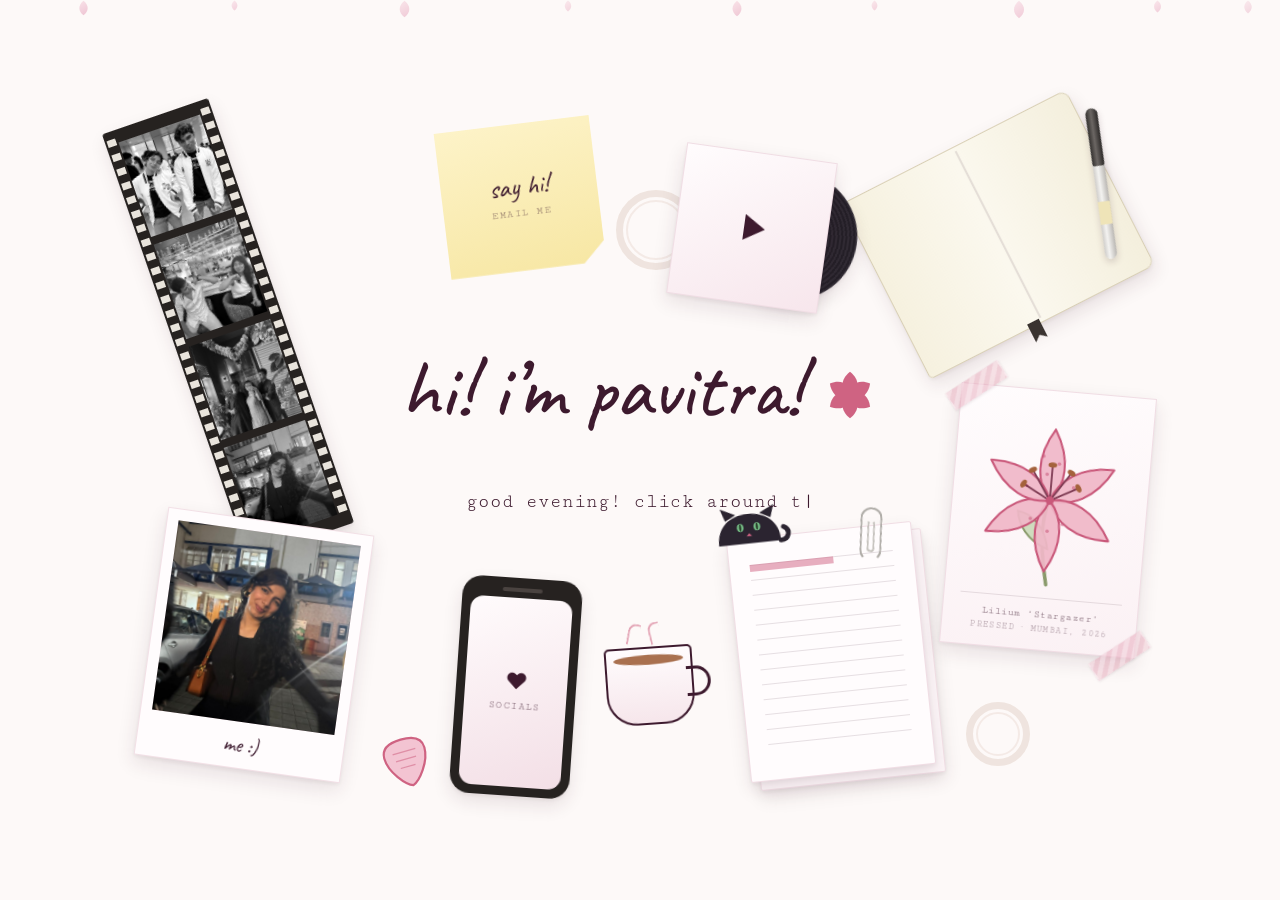
<file: index.html>
<!DOCTYPE html>
<html lang="en">
<head>
<meta charset="UTF-8" />
<meta name="viewport" content="width=device-width, initial-scale=1" />
<title>Pavitra Rajpal</title>
<meta name="description" content="Pavitra Rajpal — digital strategy student, digital ad sales, guitar covers. Where data meets instinct." />
<link rel="icon" href="favicon.svg" type="image/svg+xml" />
<link rel="preconnect" href="https://fonts.googleapis.com" />
<link rel="preconnect" href="https://fonts.gstatic.com" crossorigin />
<link href="https://fonts.googleapis.com/css2?family=Cutive+Mono&family=Inter:wght@400;500&family=Caveat:wght@500;600&display=swap" rel="stylesheet" />
<link rel="stylesheet" href="assets/style.css?v=v3" />
<script>document.documentElement.className = "js";</script>
</head>
<body>

<!-- site.js fills this with drifting petals; remove it to switch them off -->
<div class="petals" aria-hidden="true"></div>

<main class="home">
  <div class="stage">

    <!-- centre: handwritten hello + typed line -->
    <h1 class="signature">hi! i&rsquo;m pavitra! <span class="lily-mark"></span></h1>
    <p class="tagline" data-greet data-type="click around to learn about me:)"></p>

    <!-- 1 · film strip → stills -->
    <a class="pin" href="stills.html" style="--rot:-19deg; --delay:.05s; left:52px; top:14px;" aria-label="Stills">
      <span class="film">
        <span class="slot" data-ph="film"><img src="photos/life1.jpg" alt="" /></span>
        <span class="slot" data-ph="film"><img src="photos/life2.jpg" alt="" /></span>
        <span class="slot" data-ph="film"><img src="photos/life3.jpg" alt="" /></span>
        <span class="slot" data-ph="film"><img src="photos/life4.jpg" alt="" /></span>
        <span class="pin__tag">stills</span>
      </span>
    </a>

    <!-- 2 · notebook + pen → projects -->
    <a class="pin" href="projects.html" style="--rot:-27deg; --delay:.12s; right:36px; top:46px;" aria-label="Projects">
      <span class="note-obj">
        <span class="notebook"><span class="pen"></span></span>
        <span class="pin__tag">projects</span>
      </span>
    </a>

    <!-- 3 · sticky note → email -->
    <a class="pin" data-contact="email" href="mailto:hello@pavitrarajpal.com" style="--rot:-7deg; --delay:.19s; left:322px; top:34px;" aria-label="Email me">
      <span class="sticky">
        <span class="hand">say hi!</span>
        <span class="sub">email me</span>
        <span class="pin__tag">email me</span>
      </span>
    </a>

    <!-- 4 · record sleeve → music  (was a second link to interests) -->
    <a class="pin" href="music.html" style="--rot:8deg; --delay:.26s; right:332px; top:62px;" aria-label="Music">
      <span class="record">
        <span class="record__disc"></span>
        <span class="record__sleeve"><span class="record__play"></span></span>
        <span class="pin__tag">music</span>
      </span>
    </a>

    <!-- 9 · coffee mug → work -->
    <a class="pin" href="work.html" style="--rot:-4deg; --delay:.60s; left:486px; top:556px;" aria-label="Work">
      <span class="mug">
        <span class="mug__steam"></span>
        <span class="mug__cup"><span class="mug__handle"></span></span>
        <span class="pin__tag">what i do</span>
      </span>
    </a>

    <!-- decorative: a coffee ring stained into the paper, and a guitar pick -->
    <span class="ring" style="left:496px; top:100px; --r:80px;" aria-hidden="true"></span>
    <span class="ring" style="left:846px; top:612px; --r:64px;" aria-hidden="true"></span>

    <span class="pick" style="position:absolute; left:262px; top:646px; transform:rotate(-16deg);" aria-hidden="true">
      <svg viewBox="-36 -38 72 76" xmlns="http://www.w3.org/2000/svg">
        <path d="M-30 -14 C-30 -29 -16 -34 0 -34 C16 -34 30 -29 30 -14 C30 7 10 31 0 34 C-10 31 -30 7 -30 -14Z"
              fill="#f3c4d2" stroke="#cf6382" stroke-width="3.2" stroke-linejoin="round" />
        <g stroke="#cf6382" stroke-width="1.8" opacity="0.55">
          <path d="M-17 -16 h34" /><path d="M-15 -5 h30" /><path d="M-11 6 h22" />
        </g>
      </svg>
    </span>

    <!-- 5 · polaroid → about me -->
    <a class="pin" href="about.html" style="--rot:8deg; --delay:.33s; left:30px; top:430px;" aria-label="About me">
      <span class="polaroid">
        <span class="slot" data-ph="portrait"><img src="photos/portrait.jpg" alt="" /></span>
        <span class="polaroid__cap">me :)</span>
        <span class="pin__tag">about me</span>
      </span>
    </a>

    <!-- 6 · phone → socials -->
    <a class="pin" href="socials.html" style="--rot:4deg; --delay:.40s; left:336px; top:488px;" aria-label="Socials">
      <span class="phone">
        <span class="phone__screen">
          <span class="glyph">&#9829;</span>
          <span class="cap">socials</span>
        </span>
        <span class="pin__tag">socials</span>
      </span>
    </a>

    <!-- 7 · paper stack → professional -->
    <a class="pin" href="professional.html" style="--rot:-6deg; --delay:.47s; right:236px; top:440px;" aria-label="Professional">
      <span class="papers">
        <span class="clip"></span>
        <span class="sheet"><span class="ruled"></span></span>
        <!-- the cat, asleep on the paperwork, as cats are -->
        <span class="cat" aria-hidden="true">
          <svg viewBox="0 0 130 72" xmlns="http://www.w3.org/2000/svg">
            <path d="M112 64 C126 64 130 48 118 42" stroke="#2b2430" stroke-width="8" fill="none" stroke-linecap="round" />
            <path d="M22 24 L15 3 L40 15Z" fill="#2b2430" />
            <path d="M98 24 L105 3 L80 15Z" fill="#2b2430" />
            <path d="M8 64 C8 32 30 15 60 15 C90 15 112 32 112 64Z" fill="#2b2430" />
            <ellipse class="cat__eye" cx="46" cy="37" rx="5.4" ry="6.6" fill="#7cc98d" />
            <ellipse class="cat__eye" cx="74" cy="37" rx="5.4" ry="6.6" fill="#7cc98d" />
            <ellipse cx="46" cy="37" rx="1.7" ry="5.6" fill="#1d2b1c" />
            <ellipse cx="74" cy="37" rx="1.7" ry="5.6" fill="#1d2b1c" />
            <path d="M60 47 l-4.5 5 h9Z" fill="#cf6382" />
          </svg>
        </span>
        <span class="pin__tag">professional</span>
      </span>
    </a>

    <!-- 8 · pressed stargazer lily, taped to the page → interests -->
    <a class="pin" href="interests.html" style="--rot:5deg; --delay:.54s; right:14px; top:300px;" aria-label="Interests">
      <span class="pressed">
        <span class="pressed__tape pressed__tape--a"></span>
        <span class="pressed__tape pressed__tape--b"></span>
        <span class="pressed__lily">
          <svg viewBox="-50 -54 100 108" xmlns="http://www.w3.org/2000/svg" role="img" aria-label="pressed stargazer lily">
            <path d="M2 52 C-2 34 -5 18 -1 2" stroke="#8a9a6b" stroke-width="2.2" fill="none" stroke-linecap="round" />
            <path d="M1 30 C-12 26 -18 16 -19 8 C-9 9 -1 18 1 30 Z" fill="#cfdcbe" stroke="#8a9a6b" stroke-width="1.2" />
            <g fill="#f0b8c8" fill-opacity="0.92" stroke="#c9587a" stroke-width="1.3" stroke-linejoin="round">
              <path d="M0 0C9-10 11-26 0-44C-11-26-9-10 0 0Z" />
              <path d="M0 0C9-10 11-26 0-44C-11-26-9-10 0 0Z" transform="rotate(60)" />
              <path d="M0 0C9-10 11-26 0-44C-11-26-9-10 0 0Z" transform="rotate(120)" />
              <path d="M0 0C9-10 11-26 0-44C-11-26-9-10 0 0Z" transform="rotate(180)" />
              <path d="M0 0C9-10 11-26 0-44C-11-26-9-10 0 0Z" transform="rotate(240)" />
              <path d="M0 0C9-10 11-26 0-44C-11-26-9-10 0 0Z" transform="rotate(300)" />
            </g>
            <g fill="#c9587a" fill-opacity="0.55">
              <circle cx="-3" cy="-16" r="1.1" /><circle cx="4" cy="-23" r="1.1" />
              <circle cx="-6" cy="-27" r="1.1" /><circle cx="14" cy="-9" r="1.1" />
              <circle cx="-15" cy="-8" r="1.1" /><circle cx="9" cy="14" r="1.1" />
              <circle cx="-11" cy="12" r="1.1" /><circle cx="0" cy="19" r="1.1" />
            </g>
            <g stroke="#7d3a52" stroke-width="1.1" stroke-linecap="round">
              <path d="M0 0L-12-18" /><path d="M0 0L12-18" /><path d="M0 0L0-22" />
              <path d="M0 0L-17-9" /><path d="M0 0L17-9" />
            </g>
            <g fill="#a4623c">
              <ellipse cx="-12" cy="-18" rx="2.7" ry="1.6" transform="rotate(-30 -12 -18)" />
              <ellipse cx="12" cy="-18" rx="2.7" ry="1.6" transform="rotate(30 12 -18)" />
              <ellipse cx="0" cy="-22" rx="2.7" ry="1.6" />
              <ellipse cx="-17" cy="-9" rx="2.7" ry="1.6" transform="rotate(-60 -17 -9)" />
              <ellipse cx="17" cy="-9" rx="2.7" ry="1.6" transform="rotate(60 17 -9)" />
            </g>
            <circle cx="0" cy="0" r="2.6" fill="#c9587a" />
          </svg>
        </span>
        <span class="pressed__label">Lilium &lsquo;Stargazer&rsquo;<em>pressed &middot; mumbai, 2026</em></span>
        <span class="pin__tag">interests</span>
      </span>
    </a>

  </div>
</main>

<script src="assets/site.js?v=v3"></script>
</body>
</html>
</file>
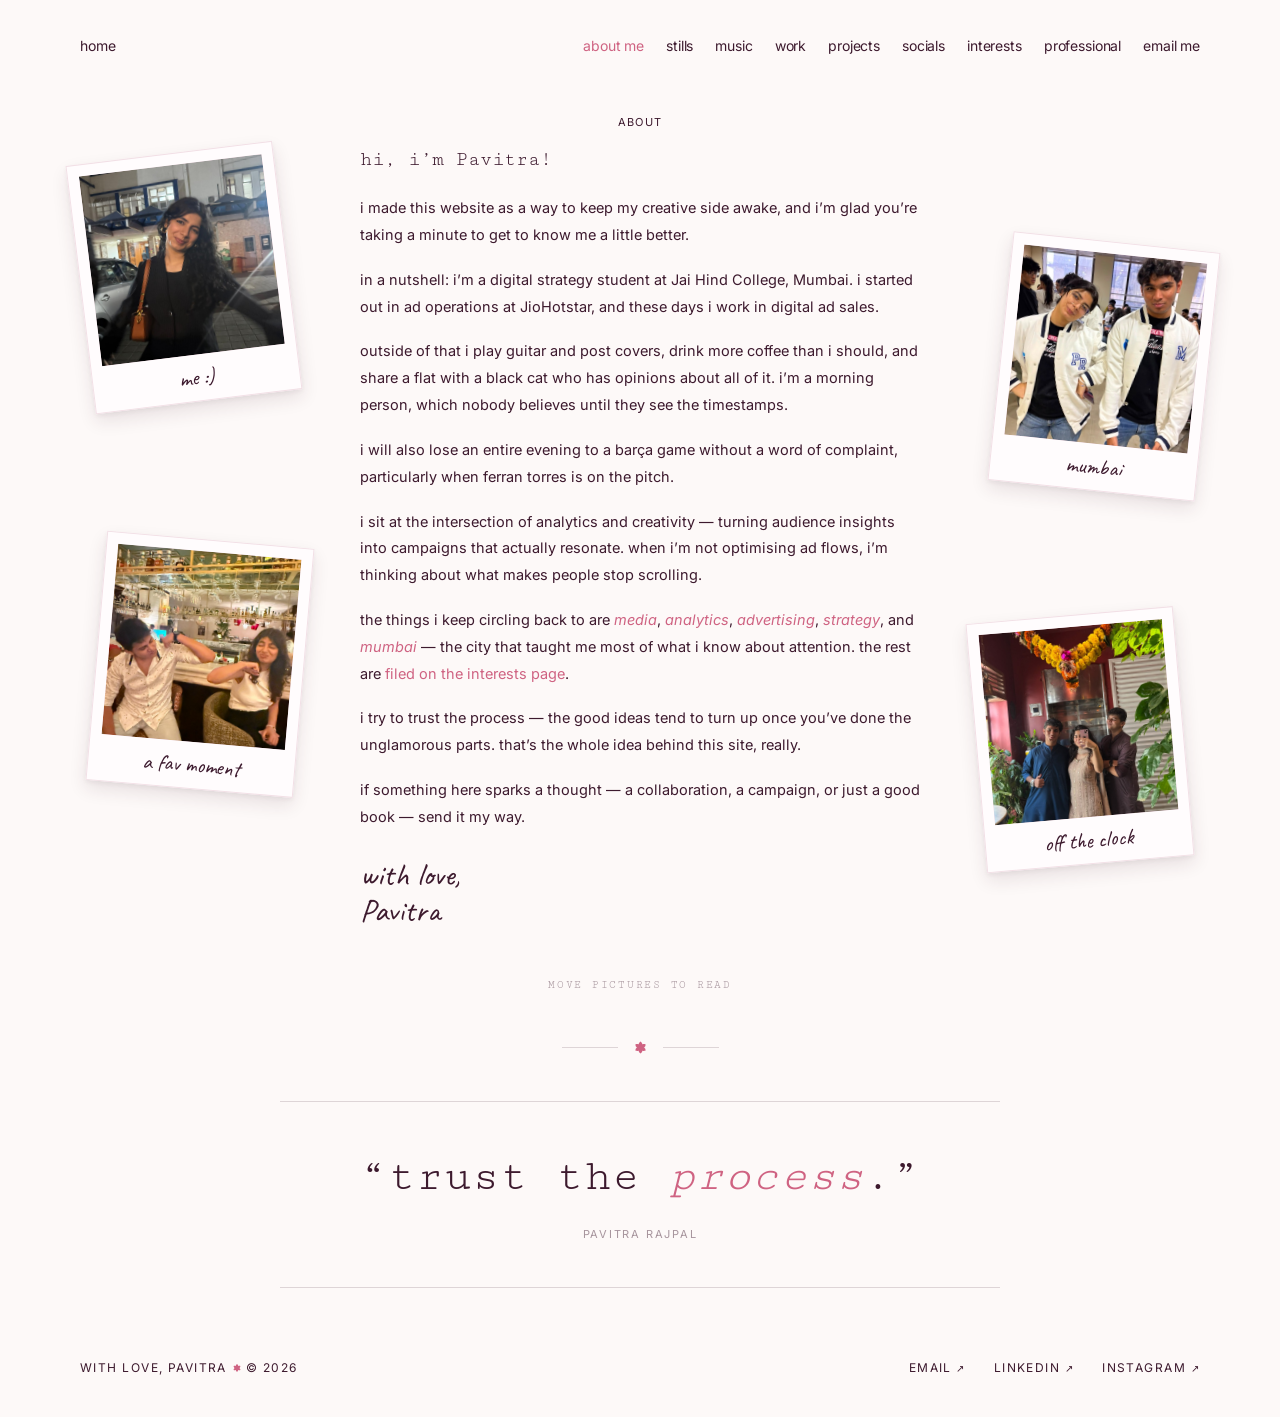
<file: about.html>
<!DOCTYPE html>
<html lang="en">
<head>
<meta charset="UTF-8" />
<meta name="viewport" content="width=device-width, initial-scale=1" />
<title>About &mdash; Pavitra Rajpal</title>
<meta name="description" content="About Pavitra Rajpal — digital strategy student, digital ad sales, musician." />
<link rel="icon" href="favicon.svg" type="image/svg+xml" />
<link rel="preconnect" href="https://fonts.googleapis.com" />
<link rel="preconnect" href="https://fonts.gstatic.com" crossorigin />
<link href="https://fonts.googleapis.com/css2?family=Cutive+Mono&family=Inter:wght@400;500&family=Caveat:wght@500;600&display=swap" rel="stylesheet" />
<link rel="stylesheet" href="assets/style.css" />
<script>document.documentElement.className = "js";</script>
</head>
<body>

  <nav class="nav">
    <a href="index.html">home</a>
    <div class="nav__links">
        <a href="about.html" aria-current="page">about me</a>
        <a href="stills.html">stills</a>
        <a href="music.html">music</a>
        <a href="work.html">work</a>
        <a href="projects.html">projects</a>
        <a href="socials.html">socials</a>
        <a href="interests.html">interests</a>
        <a href="professional.html">professional</a>
        <a data-contact="email" href="mailto:hello@pavitrarajpal.com">email me</a>
    </div>
  </nav>

<main class="page">
  <div class="section-label">About</div>

  <div class="about-wrap">
    <!-- the prose comes first in source order so that on narrow screens, where
         the photos stop being absolutely positioned, you reach the text first -->
    <div class="prose">
      <p class="lead">hi, i&rsquo;m Pavitra!</p>
      <p>i made this website as a way to keep my creative side awake, and i&rsquo;m glad you&rsquo;re taking a minute to get to know me a little better.</p>
      <p>in a nutshell: i&rsquo;m a digital strategy student at Jai Hind College, Mumbai. i started out in ad operations at JioHotstar, and these days i work in digital ad sales.</p>
      <p>outside of that i play guitar and post covers, drink more coffee than i should, and share a flat with a black cat who has opinions about all of it. i&rsquo;m a morning person, which nobody believes until they see the timestamps.</p>
      <p>i will also lose an entire evening to a bar&ccedil;a game without a word of complaint, particularly when ferran torres is on the pitch.</p>
      <p>i sit at the intersection of analytics and creativity &mdash; turning audience insights into campaigns that actually resonate. when i&rsquo;m not optimising ad flows, i&rsquo;m thinking about what makes people stop scrolling.</p>
      <p>the things i keep circling back to are <em>media</em>, <em>analytics</em>, <em>advertising</em>, <em>strategy</em>, and <em>mumbai</em> &mdash; the city that taught me most of what i know about attention. the rest are <a href="interests.html" style="color:var(--accent)">filed on the interests page</a>.</p>
      <p>i try to trust the process &mdash; the good ideas tend to turn up once you&rsquo;ve done the unglamorous parts. that&rsquo;s the whole idea behind this site, really.</p>
      <p>if something here sparks a thought &mdash; a collaboration, a campaign, or just a good book &mdash; send it my way.</p>
      <p class="sign">with love,<br />Pavitra</p>
    </div>

    <div class="float" style="left:0; top:8px; --rot:-7deg; width:200px;">
      <div class="polaroid">
        <div class="slot" data-ph="portrait"><img src="photos/portrait.jpg" alt="me :)" /></div>
        <div class="polaroid__cap">me :)</div>
      </div>
    </div>
    <div class="float" style="right:0; top:96px; --rot:6deg; width:200px;">
      <div class="polaroid">
        <div class="slot" data-ph="mumbai"><img src="photos/life1.jpg" alt="mumbai" /></div>
        <div class="polaroid__cap">mumbai</div>
      </div>
    </div>
    <div class="float" style="left:16px; top:394px; --rot:5deg; width:200px;">
      <div class="polaroid">
        <div class="slot" data-ph="a moment"><img src="photos/life2.jpg" alt="a fav moment" /></div>
        <div class="polaroid__cap">a fav moment</div>
      </div>
    </div>
    <div class="float" style="right:24px; top:470px; --rot:-5deg; width:200px;">
      <div class="polaroid">
        <div class="slot" data-ph="a moment"><img src="photos/life3.jpg" alt="off the clock" /></div>
        <div class="polaroid__cap">off the clock</div>
      </div>
    </div>
  </div>

  <p class="drag-hint">move pictures to read</p>

  <div class="rule"><span class="lily-mark"></span></div>
  <section class="quote reveal">
    <p>&ldquo;trust the <em>process</em>.&rdquo;</p>
    <div class="by">Pavitra Rajpal</div>
  </section>
</main>

  <footer class="foot">
    <span>With love, Pavitra <span class="lily-mark" style="color:var(--accent)"></span> &copy; 2026</span>
    <div class="foot__links">
      <a data-contact="email" href="mailto:hello@pavitrarajpal.com">Email <span class="arw">&#8599;</span></a>
      <a data-contact="linkedin" href="https://www.linkedin.com/in/pavitra-rajpal-926125325" target="_blank" rel="noopener">LinkedIn <span class="arw">&#8599;</span></a>
      <a data-contact="instagram" href="https://instagram.com/pavitrarajpal" target="_blank" rel="noopener">Instagram <span class="arw">&#8599;</span></a>
    </div>
  </footer>

<script src="assets/site.js"></script>
</body>
</html>
</file>
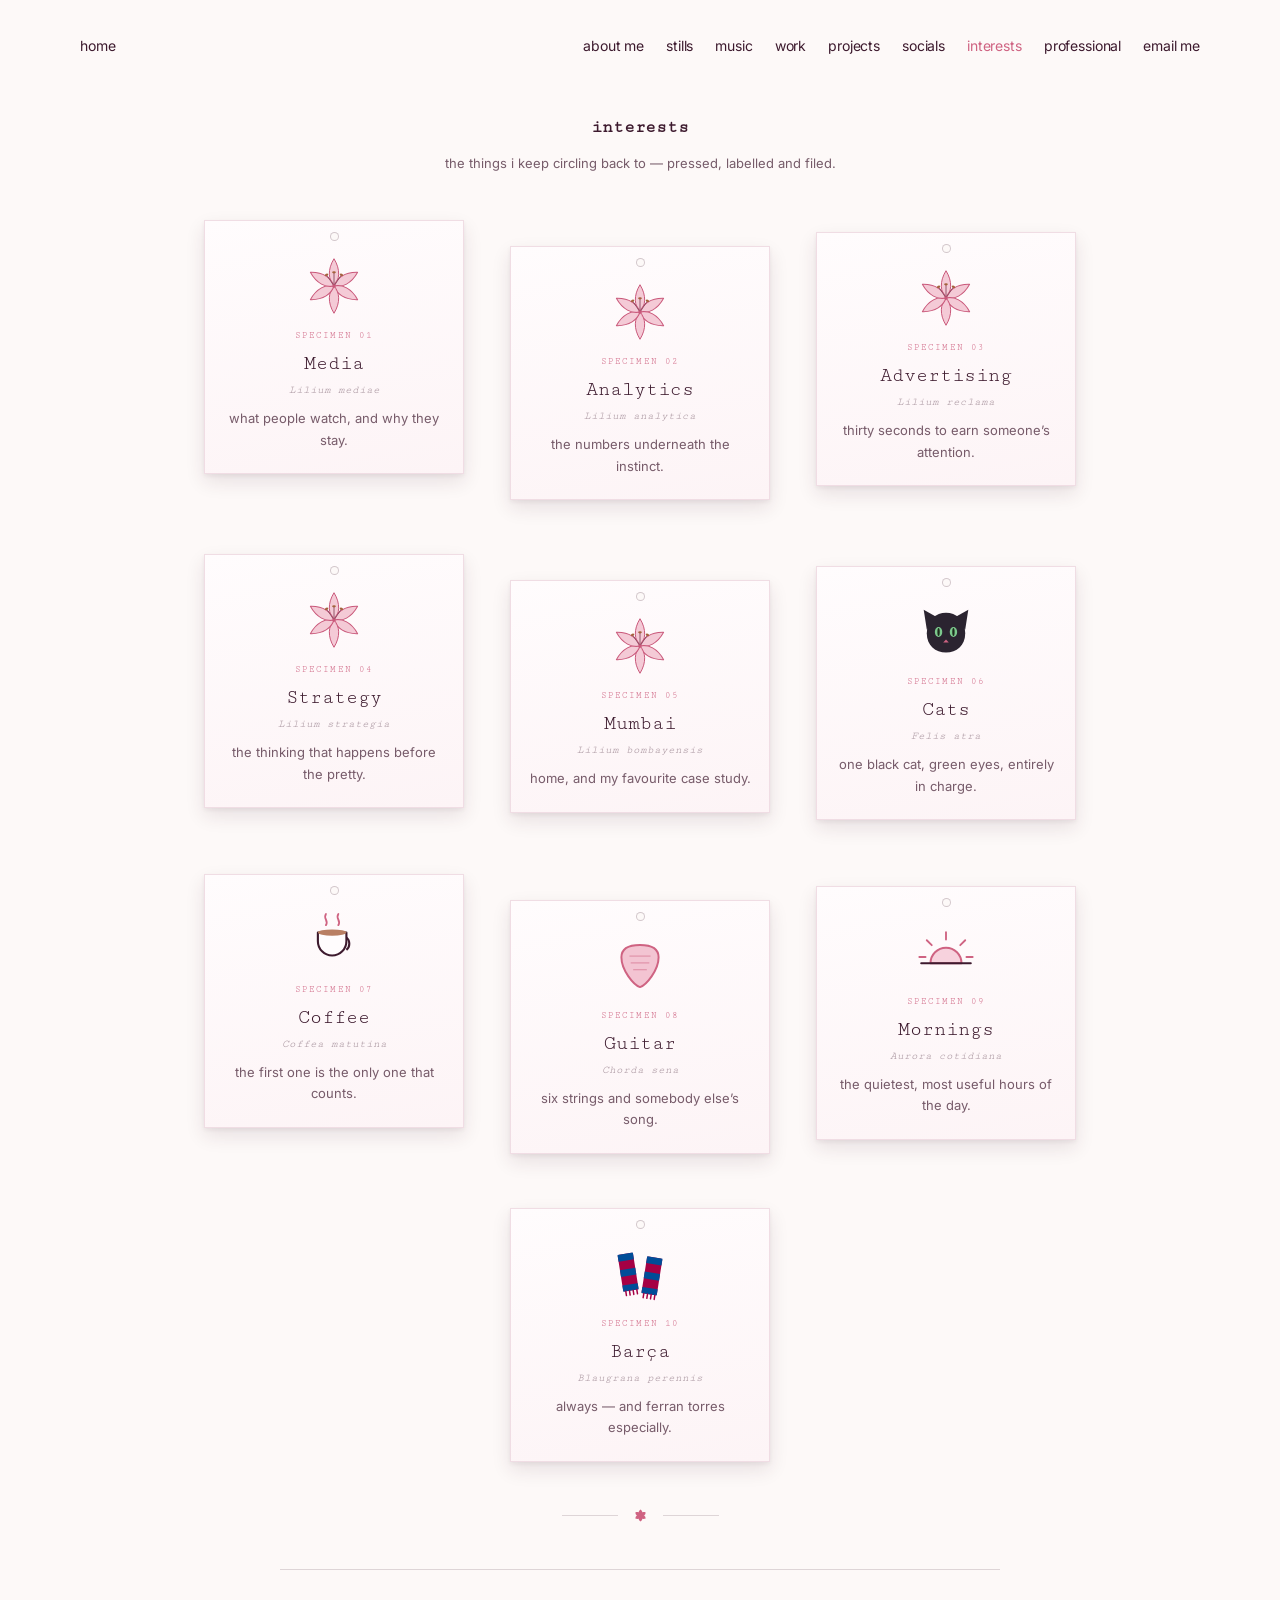
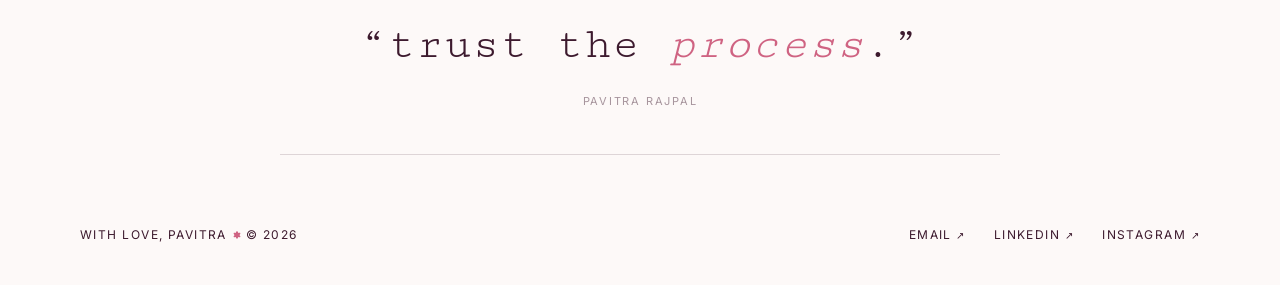
<file: interests.html>
<!DOCTYPE html>
<html lang="en">
<head>
<meta charset="UTF-8" />
<meta name="viewport" content="width=device-width, initial-scale=1" />
<title>Interests &mdash; Pavitra Rajpal</title>
<meta name="description" content="The things Pavitra Rajpal keeps circling back to." />
<link rel="icon" href="favicon.svg" type="image/svg+xml" />
<link rel="preconnect" href="https://fonts.googleapis.com" />
<link rel="preconnect" href="https://fonts.gstatic.com" crossorigin />
<link href="https://fonts.googleapis.com/css2?family=Cutive+Mono&family=Inter:wght@400;500&family=Caveat:wght@500;600&display=swap" rel="stylesheet" />
<link rel="stylesheet" href="assets/style.css" />
<script>document.documentElement.className = "js";</script>
</head>
<body>

  <nav class="nav">
    <a href="index.html">home</a>
    <div class="nav__links">
        <a href="about.html">about me</a>
        <a href="stills.html">stills</a>
        <a href="music.html">music</a>
        <a href="work.html">work</a>
        <a href="projects.html">projects</a>
        <a href="socials.html">socials</a>
        <a href="interests.html" aria-current="page">interests</a>
        <a href="professional.html">professional</a>
        <a data-contact="email" href="mailto:hello@pavitrarajpal.com">email me</a>
    </div>
  </nav>

<main class="page">
  <h1 class="page-title">interests</h1>
  <p class="page-sub">the things i keep circling back to &mdash; pressed, labelled and filed.</p>

  <div class="scatter scatter--spec" style="margin-top:46px;">
    <article class="spec reveal" style="--rot:-2deg;">
      <span class="spec__hole"></span>
      <span class="spec__lily"><svg viewBox="-50 -50 100 100" xmlns="http://www.w3.org/2000/svg" aria-hidden="true">
          <g fill="#f3c4d2" fill-opacity="0.9" stroke="#c9587a" stroke-width="1.6" stroke-linejoin="round">
            <path d="M0 0C9-10 11-26 0-44C-11-26-9-10 0 0Z" />
            <path d="M0 0C9-10 11-26 0-44C-11-26-9-10 0 0Z" transform="rotate(60)" />
            <path d="M0 0C9-10 11-26 0-44C-11-26-9-10 0 0Z" transform="rotate(120)" />
            <path d="M0 0C9-10 11-26 0-44C-11-26-9-10 0 0Z" transform="rotate(180)" />
            <path d="M0 0C9-10 11-26 0-44C-11-26-9-10 0 0Z" transform="rotate(240)" />
            <path d="M0 0C9-10 11-26 0-44C-11-26-9-10 0 0Z" transform="rotate(300)" />
          </g>
          <g stroke="#7d3a52" stroke-width="1.3" stroke-linecap="round">
            <path d="M0 0L-12-18" /><path d="M0 0L12-18" /><path d="M0 0L0-22" />
          </g>
          <g fill="#a4623c">
            <ellipse cx="-12" cy="-18" rx="3" ry="1.8" transform="rotate(-30 -12 -18)" />
            <ellipse cx="12" cy="-18" rx="3" ry="1.8" transform="rotate(30 12 -18)" />
            <ellipse cx="0" cy="-22" rx="3" ry="1.8" />
          </g>
          <circle cx="0" cy="0" r="2.8" fill="#c9587a" />
        </svg></span>
      <div class="spec__no">Specimen 01</div>
      <h3 class="spec__name">Media</h3>
      <p class="spec__latin">Lilium mediae</p>
      <p class="spec__note">what people watch, and why they stay.</p>
    </article>
    <article class="spec reveal" style="--rot:1.6deg;">
      <span class="spec__hole"></span>
      <span class="spec__lily"><svg viewBox="-50 -50 100 100" xmlns="http://www.w3.org/2000/svg" aria-hidden="true">
          <g fill="#f3c4d2" fill-opacity="0.9" stroke="#c9587a" stroke-width="1.6" stroke-linejoin="round">
            <path d="M0 0C9-10 11-26 0-44C-11-26-9-10 0 0Z" />
            <path d="M0 0C9-10 11-26 0-44C-11-26-9-10 0 0Z" transform="rotate(60)" />
            <path d="M0 0C9-10 11-26 0-44C-11-26-9-10 0 0Z" transform="rotate(120)" />
            <path d="M0 0C9-10 11-26 0-44C-11-26-9-10 0 0Z" transform="rotate(180)" />
            <path d="M0 0C9-10 11-26 0-44C-11-26-9-10 0 0Z" transform="rotate(240)" />
            <path d="M0 0C9-10 11-26 0-44C-11-26-9-10 0 0Z" transform="rotate(300)" />
          </g>
          <g stroke="#7d3a52" stroke-width="1.3" stroke-linecap="round">
            <path d="M0 0L-12-18" /><path d="M0 0L12-18" /><path d="M0 0L0-22" />
          </g>
          <g fill="#a4623c">
            <ellipse cx="-12" cy="-18" rx="3" ry="1.8" transform="rotate(-30 -12 -18)" />
            <ellipse cx="12" cy="-18" rx="3" ry="1.8" transform="rotate(30 12 -18)" />
            <ellipse cx="0" cy="-22" rx="3" ry="1.8" />
          </g>
          <circle cx="0" cy="0" r="2.8" fill="#c9587a" />
        </svg></span>
      <div class="spec__no">Specimen 02</div>
      <h3 class="spec__name">Analytics</h3>
      <p class="spec__latin">Lilium analytica</p>
      <p class="spec__note">the numbers underneath the instinct.</p>
    </article>
    <article class="spec reveal" style="--rot:-1.2deg;">
      <span class="spec__hole"></span>
      <span class="spec__lily"><svg viewBox="-50 -50 100 100" xmlns="http://www.w3.org/2000/svg" aria-hidden="true">
          <g fill="#f3c4d2" fill-opacity="0.9" stroke="#c9587a" stroke-width="1.6" stroke-linejoin="round">
            <path d="M0 0C9-10 11-26 0-44C-11-26-9-10 0 0Z" />
            <path d="M0 0C9-10 11-26 0-44C-11-26-9-10 0 0Z" transform="rotate(60)" />
            <path d="M0 0C9-10 11-26 0-44C-11-26-9-10 0 0Z" transform="rotate(120)" />
            <path d="M0 0C9-10 11-26 0-44C-11-26-9-10 0 0Z" transform="rotate(180)" />
            <path d="M0 0C9-10 11-26 0-44C-11-26-9-10 0 0Z" transform="rotate(240)" />
            <path d="M0 0C9-10 11-26 0-44C-11-26-9-10 0 0Z" transform="rotate(300)" />
          </g>
          <g stroke="#7d3a52" stroke-width="1.3" stroke-linecap="round">
            <path d="M0 0L-12-18" /><path d="M0 0L12-18" /><path d="M0 0L0-22" />
          </g>
          <g fill="#a4623c">
            <ellipse cx="-12" cy="-18" rx="3" ry="1.8" transform="rotate(-30 -12 -18)" />
            <ellipse cx="12" cy="-18" rx="3" ry="1.8" transform="rotate(30 12 -18)" />
            <ellipse cx="0" cy="-22" rx="3" ry="1.8" />
          </g>
          <circle cx="0" cy="0" r="2.8" fill="#c9587a" />
        </svg></span>
      <div class="spec__no">Specimen 03</div>
      <h3 class="spec__name">Advertising</h3>
      <p class="spec__latin">Lilium reclama</p>
      <p class="spec__note">thirty seconds to earn someone&rsquo;s attention.</p>
    </article>
    <article class="spec reveal" style="--rot:2deg;">
      <span class="spec__hole"></span>
      <span class="spec__lily"><svg viewBox="-50 -50 100 100" xmlns="http://www.w3.org/2000/svg" aria-hidden="true">
          <g fill="#f3c4d2" fill-opacity="0.9" stroke="#c9587a" stroke-width="1.6" stroke-linejoin="round">
            <path d="M0 0C9-10 11-26 0-44C-11-26-9-10 0 0Z" />
            <path d="M0 0C9-10 11-26 0-44C-11-26-9-10 0 0Z" transform="rotate(60)" />
            <path d="M0 0C9-10 11-26 0-44C-11-26-9-10 0 0Z" transform="rotate(120)" />
            <path d="M0 0C9-10 11-26 0-44C-11-26-9-10 0 0Z" transform="rotate(180)" />
            <path d="M0 0C9-10 11-26 0-44C-11-26-9-10 0 0Z" transform="rotate(240)" />
            <path d="M0 0C9-10 11-26 0-44C-11-26-9-10 0 0Z" transform="rotate(300)" />
          </g>
          <g stroke="#7d3a52" stroke-width="1.3" stroke-linecap="round">
            <path d="M0 0L-12-18" /><path d="M0 0L12-18" /><path d="M0 0L0-22" />
          </g>
          <g fill="#a4623c">
            <ellipse cx="-12" cy="-18" rx="3" ry="1.8" transform="rotate(-30 -12 -18)" />
            <ellipse cx="12" cy="-18" rx="3" ry="1.8" transform="rotate(30 12 -18)" />
            <ellipse cx="0" cy="-22" rx="3" ry="1.8" />
          </g>
          <circle cx="0" cy="0" r="2.8" fill="#c9587a" />
        </svg></span>
      <div class="spec__no">Specimen 04</div>
      <h3 class="spec__name">Strategy</h3>
      <p class="spec__latin">Lilium strategia</p>
      <p class="spec__note">the thinking that happens before the pretty.</p>
    </article>
    <article class="spec reveal" style="--rot:-1.7deg;">
      <span class="spec__hole"></span>
      <span class="spec__lily"><svg viewBox="-50 -50 100 100" xmlns="http://www.w3.org/2000/svg" aria-hidden="true">
          <g fill="#f3c4d2" fill-opacity="0.9" stroke="#c9587a" stroke-width="1.6" stroke-linejoin="round">
            <path d="M0 0C9-10 11-26 0-44C-11-26-9-10 0 0Z" />
            <path d="M0 0C9-10 11-26 0-44C-11-26-9-10 0 0Z" transform="rotate(60)" />
            <path d="M0 0C9-10 11-26 0-44C-11-26-9-10 0 0Z" transform="rotate(120)" />
            <path d="M0 0C9-10 11-26 0-44C-11-26-9-10 0 0Z" transform="rotate(180)" />
            <path d="M0 0C9-10 11-26 0-44C-11-26-9-10 0 0Z" transform="rotate(240)" />
            <path d="M0 0C9-10 11-26 0-44C-11-26-9-10 0 0Z" transform="rotate(300)" />
          </g>
          <g stroke="#7d3a52" stroke-width="1.3" stroke-linecap="round">
            <path d="M0 0L-12-18" /><path d="M0 0L12-18" /><path d="M0 0L0-22" />
          </g>
          <g fill="#a4623c">
            <ellipse cx="-12" cy="-18" rx="3" ry="1.8" transform="rotate(-30 -12 -18)" />
            <ellipse cx="12" cy="-18" rx="3" ry="1.8" transform="rotate(30 12 -18)" />
            <ellipse cx="0" cy="-22" rx="3" ry="1.8" />
          </g>
          <circle cx="0" cy="0" r="2.8" fill="#c9587a" />
        </svg></span>
      <div class="spec__no">Specimen 05</div>
      <h3 class="spec__name">Mumbai</h3>
      <p class="spec__latin">Lilium bombayensis</p>
      <p class="spec__note">home, and my favourite case study.</p>
    </article>
    <article class="spec reveal" style="--rot:1.4deg;">
      <span class="spec__hole"></span>
      <span class="spec__lily"><svg viewBox="-50 -50 100 100" xmlns="http://www.w3.org/2000/svg" aria-hidden="true">
          <path d="M-31 -4 L-36 -36 L-13 -23Z" fill="#2b2430" />
          <path d="M31 -4 L36 -36 L13 -23Z" fill="#2b2430" />
          <path d="M-31 2 C-31 -20 -16 -31 0 -31 C16 -31 31 -20 31 2 C31 22 17 33 0 33 C-17 33 -31 22 -31 2Z" fill="#2b2430" />
          <ellipse cx="-12" cy="0" rx="6" ry="8" fill="#7cc98d" />
          <ellipse cx="12" cy="0" rx="6" ry="8" fill="#7cc98d" />
          <ellipse cx="-12" cy="0" rx="1.9" ry="6.6" fill="#1d2b1c" />
          <ellipse cx="12" cy="0" rx="1.9" ry="6.6" fill="#1d2b1c" />
          <path d="M0 12 l-4.5 5 h9Z" fill="#cf6382" />
        </svg></span>
      <div class="spec__no">Specimen 06</div>
      <h3 class="spec__name">Cats</h3>
      <p class="spec__latin">Felis atra</p>
      <p class="spec__note">one black cat, green eyes, entirely in charge.</p>
    </article>
    <article class="spec reveal" style="--rot:-1.5deg;">
      <span class="spec__hole"></span>
      <span class="spec__lily"><svg viewBox="-50 -50 100 100" xmlns="http://www.w3.org/2000/svg" aria-hidden="true">
          <g stroke="#cf6382" stroke-width="3" fill="none" stroke-linecap="round">
            <path d="M-13 -24 c5 -7 -5 -11 0 -18" /><path d="M7 -24 c5 -7 -5 -11 0 -18" />
          </g>
          <path d="M20 -4 a13 13 0 0 1 0 20" fill="none" stroke="#3d1a2e" stroke-width="3.4" />
          <path d="M-26 -12 h46 v14 a23 23 0 0 1 -46 0Z" fill="#fffcfd" stroke="#3d1a2e" stroke-width="3.4" stroke-linejoin="round" />
          <ellipse cx="-3" cy="-12" rx="23" ry="5" fill="#b97f63" />
        </svg></span>
      <div class="spec__no">Specimen 07</div>
      <h3 class="spec__name">Coffee</h3>
      <p class="spec__latin">Coffea matutina</p>
      <p class="spec__note">the first one is the only one that counts.</p>
    </article>
    <article class="spec reveal" style="--rot:1.8deg;">
      <span class="spec__hole"></span>
      <span class="spec__lily"><svg viewBox="-50 -50 100 100" xmlns="http://www.w3.org/2000/svg" aria-hidden="true">
          <path d="M-30 -14 C-30 -29 -16 -34 0 -34 C16 -34 30 -29 30 -14 C30 7 10 31 0 34 C-10 31 -30 7 -30 -14Z"
                fill="#f3c4d2" stroke="#cf6382" stroke-width="3.2" stroke-linejoin="round" />
          <g stroke="#cf6382" stroke-width="1.8" opacity="0.55">
            <path d="M-17 -16 h34" /><path d="M-15 -5 h30" /><path d="M-11 6 h22" />
          </g>
        </svg></span>
      <div class="spec__no">Specimen 08</div>
      <h3 class="spec__name">Guitar</h3>
      <p class="spec__latin">Chorda sena</p>
      <p class="spec__note">six strings and somebody else&rsquo;s song.</p>
    </article>
    <article class="spec reveal" style="--rot:-1.3deg;">
      <span class="spec__hole"></span>
      <span class="spec__lily"><svg viewBox="-50 -50 100 100" xmlns="http://www.w3.org/2000/svg" aria-hidden="true">
          <g stroke="#cf6382" stroke-width="3" stroke-linecap="round">
            <path d="M0 -20 v-12" /><path d="M-23 -11 l-8 -8" /><path d="M23 -11 l8 -8" />
            <path d="M-33 8 h-10" /><path d="M33 8 h10" />
          </g>
          <path d="M-25 18 a25 25 0 0 1 50 0Z" fill="#f7d2dd" stroke="#cf6382" stroke-width="3.2" stroke-linejoin="round" />
          <path d="M-40 18 h80" stroke="#3d1a2e" stroke-width="3.2" stroke-linecap="round" />
        </svg></span>
      <div class="spec__no">Specimen 09</div>
      <h3 class="spec__name">Mornings</h3>
      <p class="spec__latin">Aurora cotidiana</p>
      <p class="spec__note">the quietest, most useful hours of the day.</p>
    </article>
    <article class="spec reveal" style="--rot:1.2deg;">
      <span class="spec__hole"></span>
      <span class="spec__lily"><svg viewBox="-50 -50 100 100" xmlns="http://www.w3.org/2000/svg" aria-hidden="true">
          <g transform="rotate(-9)">
            <rect x="-31" y="-36" width="25" height="60" rx="2.5" fill="#a50044" />
            <rect x="-31" y="-36" width="25" height="11" fill="#004d98" />
            <rect x="-31" y="-11" width="25" height="11" fill="#004d98" />
            <rect x="-31" y="14" width="25" height="10" fill="#004d98" />
            <g stroke="#a50044" stroke-width="2.4" stroke-linecap="round">
              <path d="M-27 24 v7" /><path d="M-21 24 v7" /><path d="M-15 24 v7" /><path d="M-9 24 v7" />
            </g>
          </g>
          <g transform="rotate(9)">
            <rect x="7" y="-30" width="25" height="60" rx="2.5" fill="#a50044" />
            <rect x="7" y="-30" width="25" height="11" fill="#004d98" />
            <rect x="7" y="-5" width="25" height="11" fill="#004d98" />
            <rect x="7" y="20" width="25" height="10" fill="#004d98" />
            <g stroke="#a50044" stroke-width="2.4" stroke-linecap="round">
              <path d="M11 30 v7" /><path d="M17 30 v7" /><path d="M23 30 v7" /><path d="M29 30 v7" />
            </g>
          </g>
        </svg></span>
      <div class="spec__no">Specimen 10</div>
      <h3 class="spec__name">Bar&ccedil;a</h3>
      <p class="spec__latin">Blaugrana perennis</p>
      <p class="spec__note">always &mdash; and ferran torres especially.</p>
    </article>
  </div>

  <div class="rule"><span class="lily-mark"></span></div>
  <section class="quote reveal">
    <p>&ldquo;trust the <em>process</em>.&rdquo;</p>
    <div class="by">Pavitra Rajpal</div>
  </section>
</main>

  <footer class="foot">
    <span>With love, Pavitra <span class="lily-mark" style="color:var(--accent)"></span> &copy; 2026</span>
    <div class="foot__links">
      <a data-contact="email" href="mailto:hello@pavitrarajpal.com">Email <span class="arw">&#8599;</span></a>
      <a data-contact="linkedin" href="https://www.linkedin.com/in/pavitra-rajpal-926125325" target="_blank" rel="noopener">LinkedIn <span class="arw">&#8599;</span></a>
      <a data-contact="instagram" href="https://instagram.com/pavitrarajpal" target="_blank" rel="noopener">Instagram <span class="arw">&#8599;</span></a>
    </div>
  </footer>

<script src="assets/site.js"></script>
</body>
</html>
</file>
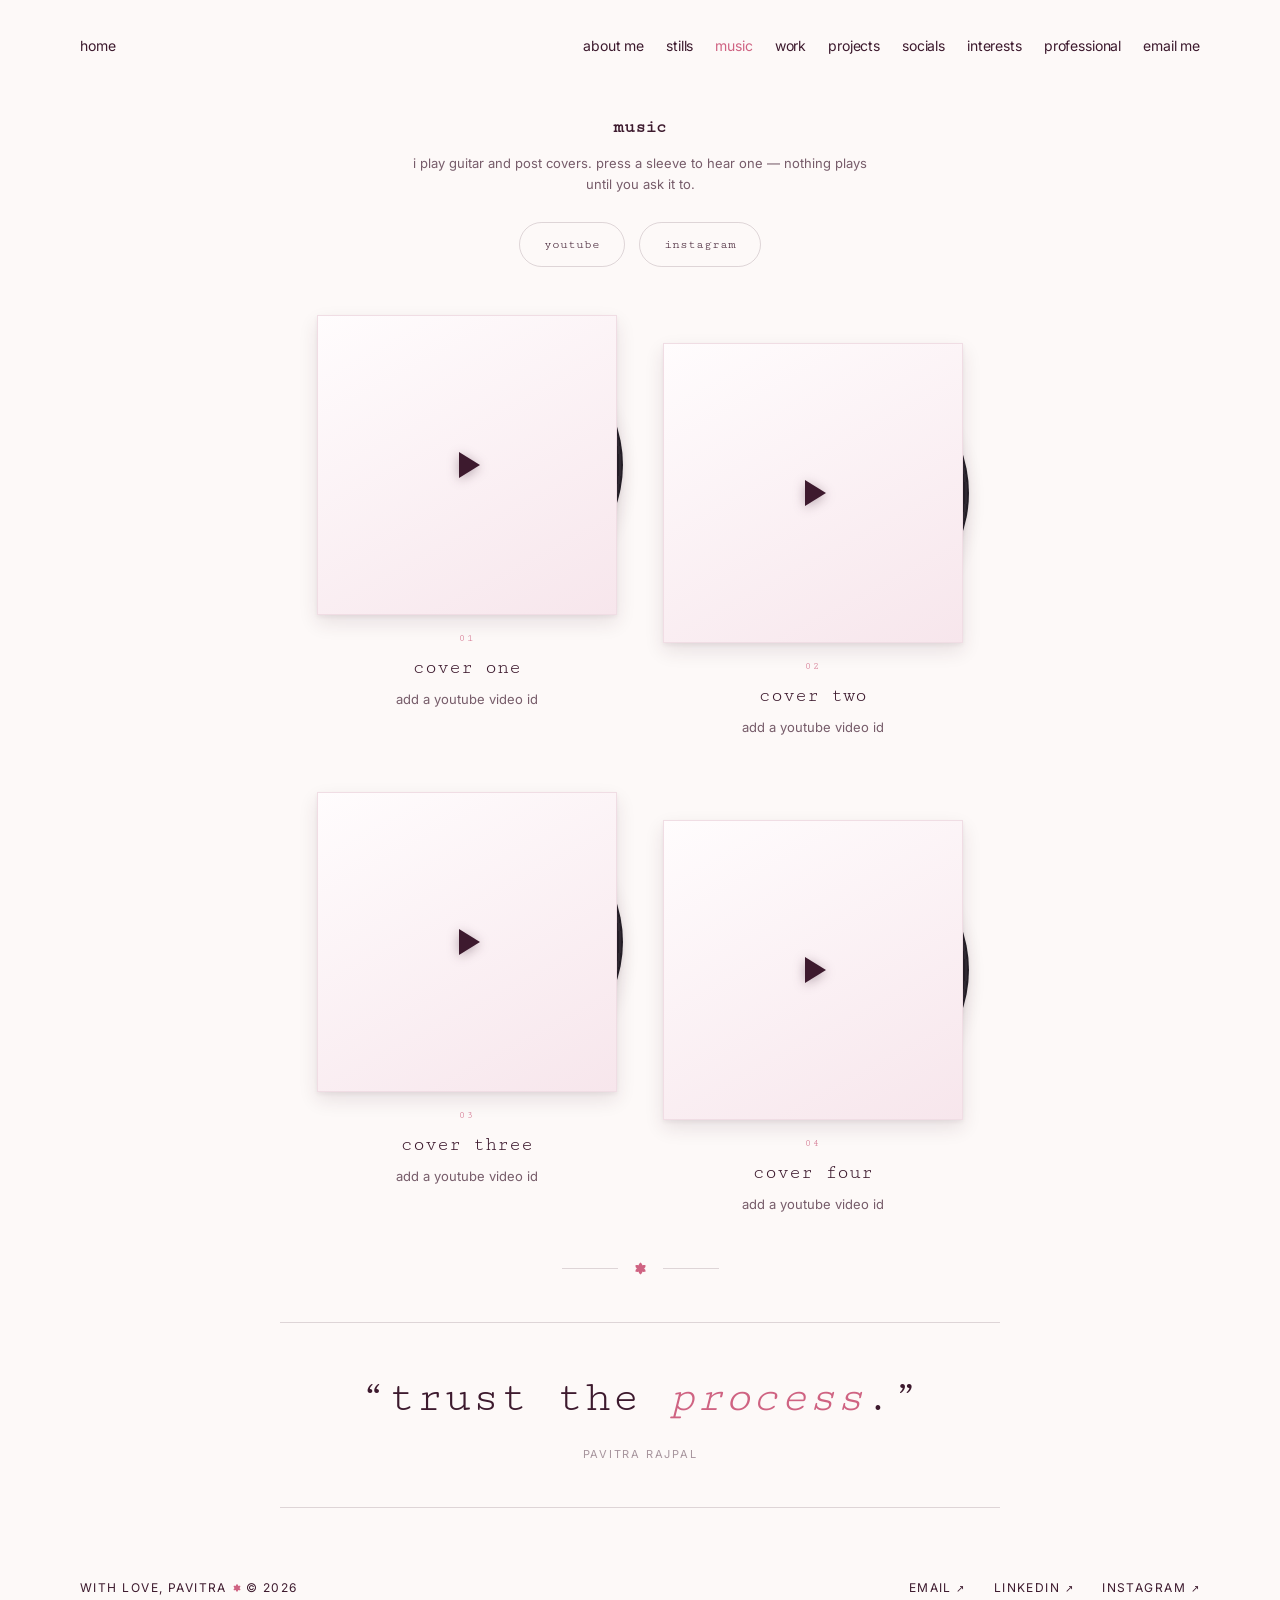
<file: music.html>
<!DOCTYPE html>
<html lang="en">
<head>
<meta charset="UTF-8" />
<meta name="viewport" content="width=device-width, initial-scale=1" />
<title>Music &mdash; Pavitra Rajpal</title>
<meta name="description" content="Guitar covers by Pavitra Rajpal." />
<link rel="icon" href="favicon.svg" type="image/svg+xml" />
<link rel="preconnect" href="https://fonts.googleapis.com" />
<link rel="preconnect" href="https://fonts.gstatic.com" crossorigin />
<link href="https://fonts.googleapis.com/css2?family=Cutive+Mono&family=Inter:wght@400;500&family=Caveat:wght@500;600&display=swap" rel="stylesheet" />
<link rel="stylesheet" href="assets/style.css" />
<script>document.documentElement.className = "js";</script>
</head>
<body>

  <nav class="nav">
    <a href="index.html">home</a>
    <div class="nav__links">
        <a href="about.html">about me</a>
        <a href="stills.html">stills</a>
        <a href="music.html" aria-current="page">music</a>
        <a href="work.html">work</a>
        <a href="projects.html">projects</a>
        <a href="socials.html">socials</a>
        <a href="interests.html">interests</a>
        <a href="professional.html">professional</a>
        <a data-contact="email" href="mailto:hello@pavitrarajpal.com">email me</a>
    </div>
  </nav>

<main class="page">
  <h1 class="page-title">music</h1>
  <p class="page-sub">i play guitar and post covers. press a sleeve to hear one &mdash;
    nothing plays until you ask it to.</p>

  <div class="social-list" style="margin-top:26px;">
    <a data-contact="youtube" href="https://youtube.com/@pavitrarajpal" target="_blank" rel="noopener">youtube</a>
    <a data-contact="instagram" href="https://instagram.com/pavitrarajpal" target="_blank" rel="noopener">instagram</a>
  </div>

  <div class="scatter scatter--two" style="margin-top:48px;">
    <article class="track reveal" style="--rot:-1.8deg;">
      <button class="sleeve" type="button" aria-label="Play cover one">
        <span class="sleeve__vinyl"></span>
        <span class="sleeve__front"><span class="sleeve__play"></span></span>
      </button>
      <div class="track__no">01</div>
      <h3 class="track__title">cover one</h3>
      <p class="track__note">add a youtube video id</p>
    </article>
    <article class="track reveal" style="--rot:1.6deg;">
      <button class="sleeve" type="button" aria-label="Play cover two">
        <span class="sleeve__vinyl"></span>
        <span class="sleeve__front"><span class="sleeve__play"></span></span>
      </button>
      <div class="track__no">02</div>
      <h3 class="track__title">cover two</h3>
      <p class="track__note">add a youtube video id</p>
    </article>
    <article class="track reveal" style="--rot:1.3deg;">
      <button class="sleeve" type="button" aria-label="Play cover three">
        <span class="sleeve__vinyl"></span>
        <span class="sleeve__front"><span class="sleeve__play"></span></span>
      </button>
      <div class="track__no">03</div>
      <h3 class="track__title">cover three</h3>
      <p class="track__note">add a youtube video id</p>
    </article>
    <article class="track reveal" style="--rot:-1.5deg;">
      <button class="sleeve" type="button" aria-label="Play cover four">
        <span class="sleeve__vinyl"></span>
        <span class="sleeve__front"><span class="sleeve__play"></span></span>
      </button>
      <div class="track__no">04</div>
      <h3 class="track__title">cover four</h3>
      <p class="track__note">add a youtube video id</p>
    </article>
  </div>

  <div class="rule"><span class="lily-mark"></span></div>
  <section class="quote reveal">
    <p>&ldquo;trust the <em>process</em>.&rdquo;</p>
    <div class="by">Pavitra Rajpal</div>
  </section>
</main>

  <footer class="foot">
    <span>With love, Pavitra <span class="lily-mark" style="color:var(--accent)"></span> &copy; 2026</span>
    <div class="foot__links">
      <a data-contact="email" href="mailto:hello@pavitrarajpal.com">Email <span class="arw">&#8599;</span></a>
      <a data-contact="linkedin" href="https://www.linkedin.com/in/pavitra-rajpal-926125325" target="_blank" rel="noopener">LinkedIn <span class="arw">&#8599;</span></a>
      <a data-contact="instagram" href="https://instagram.com/pavitrarajpal" target="_blank" rel="noopener">Instagram <span class="arw">&#8599;</span></a>
    </div>
  </footer>

<script src="assets/site.js"></script>
</body>
</html>
</file>
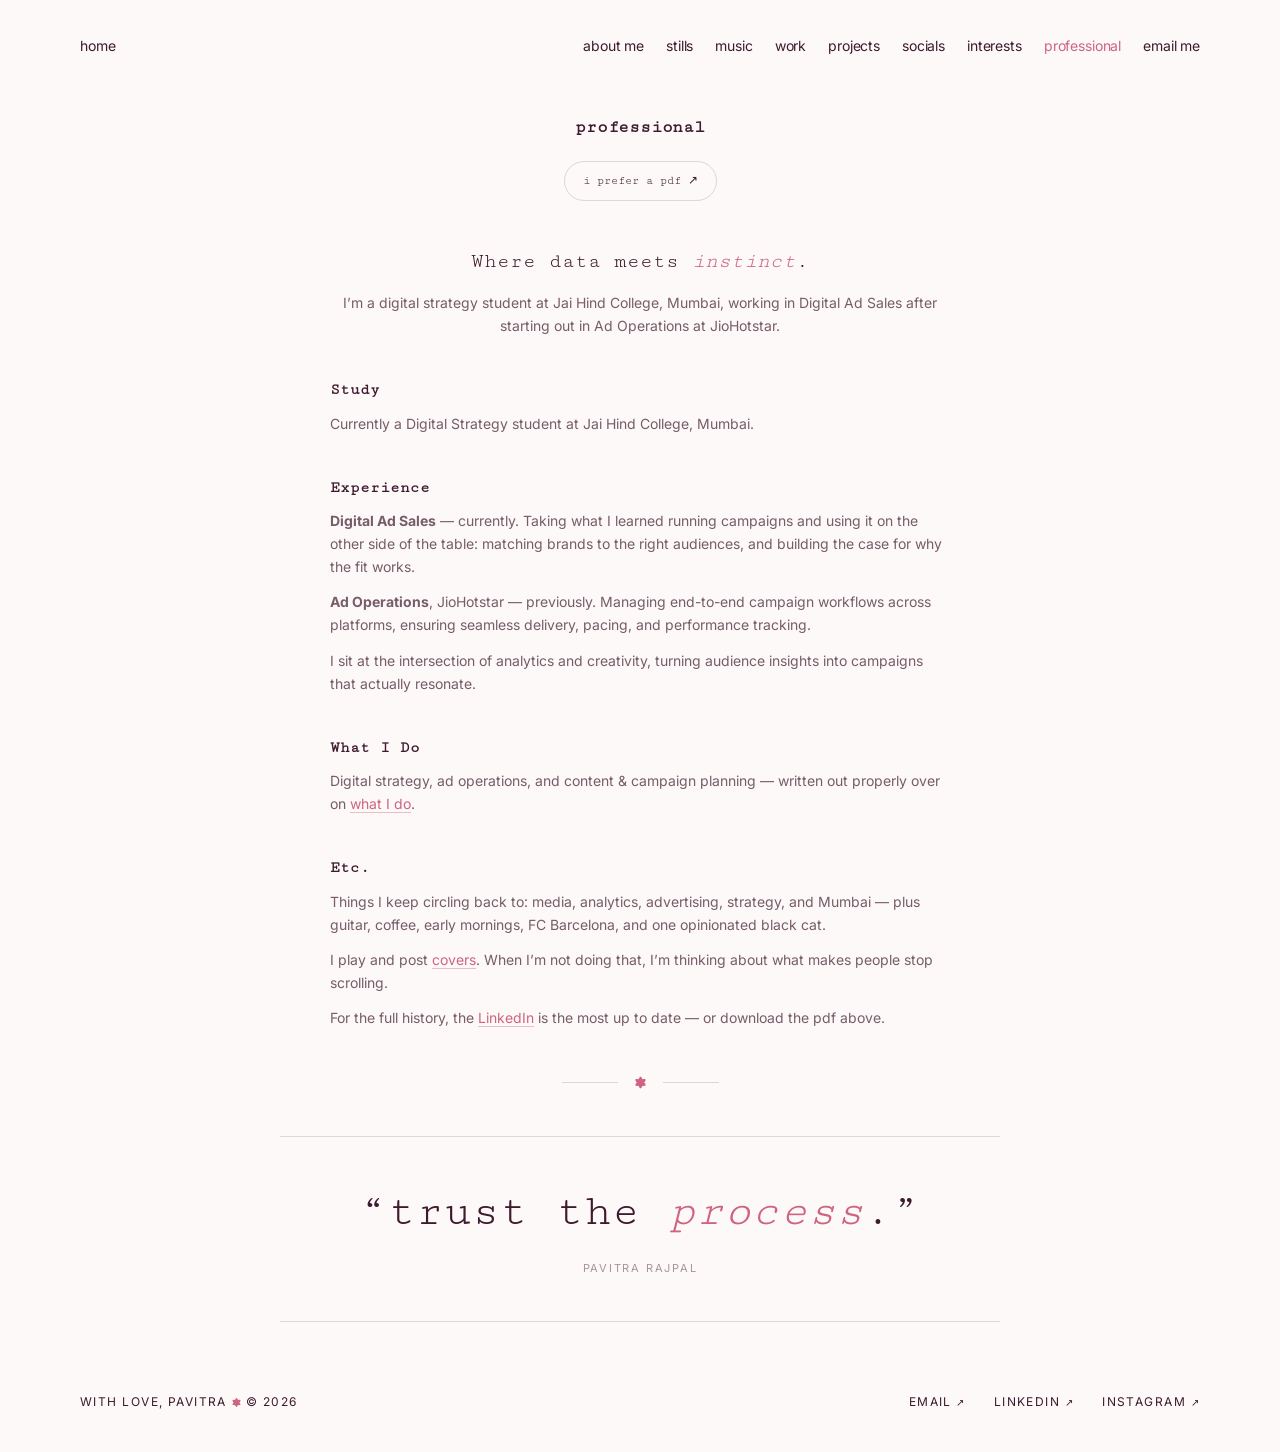
<file: professional.html>
<!DOCTYPE html>
<html lang="en">
<head>
<meta charset="UTF-8" />
<meta name="viewport" content="width=device-width, initial-scale=1" />
<title>Professional &mdash; Pavitra Rajpal</title>
<meta name="description" content="Pavitra Rajpal — digital strategy student and digital ad sales." />
<link rel="icon" href="favicon.svg" type="image/svg+xml" />
<link rel="preconnect" href="https://fonts.googleapis.com" />
<link rel="preconnect" href="https://fonts.gstatic.com" crossorigin />
<link href="https://fonts.googleapis.com/css2?family=Cutive+Mono&family=Inter:wght@400;500&family=Caveat:wght@500;600&display=swap" rel="stylesheet" />
<link rel="stylesheet" href="assets/style.css" />
<script>document.documentElement.className = "js";</script>
</head>
<body>

  <nav class="nav">
    <a href="index.html">home</a>
    <div class="nav__links">
        <a href="about.html">about me</a>
        <a href="stills.html">stills</a>
        <a href="music.html">music</a>
        <a href="work.html">work</a>
        <a href="projects.html">projects</a>
        <a href="socials.html">socials</a>
        <a href="interests.html">interests</a>
        <a href="professional.html" aria-current="page">professional</a>
        <a data-contact="email" href="mailto:hello@pavitrarajpal.com">email me</a>
    </div>
  </nav>

<main class="page">
  <h1 class="page-title">professional</h1>

  <div class="center" style="margin-top:18px;">
    <!-- TODO: drop your CV in this folder as resume.pdf -->
    <a class="pdf-link" href="resume.pdf" target="_blank" rel="noopener">i prefer a pdf <span class="arw">&#8599;</span></a>
  </div>

  <div class="res" style="margin-top:46px;">
    <p class="res__lead">Where data meets <em style="color:var(--accent);font-style:italic;">instinct</em>.</p>
    <p class="res__intro">I&rsquo;m a digital strategy student at Jai Hind College, Mumbai,
      working in Digital Ad Sales after starting out in Ad Operations at JioHotstar.</p>

    <div class="res__block reveal">
      <h2 class="res__h">Study</h2>
      <p>Currently a Digital Strategy student at Jai Hind College, Mumbai.</p>
    </div>

    <div class="res__block reveal">
      <h2 class="res__h">Experience</h2>
      <!-- TODO: confirm the company for the current Digital Ad Sales role -->
      <p><strong>Digital Ad Sales</strong> &mdash; currently. Taking what I learned running campaigns
        and using it on the other side of the table: matching brands to the right audiences,
        and building the case for why the fit works.</p>
      <p><strong>Ad Operations</strong>, JioHotstar &mdash; previously. Managing end-to-end campaign
        workflows across platforms, ensuring seamless delivery, pacing, and performance tracking.</p>
      <p>I sit at the intersection of analytics and creativity, turning audience insights into
        campaigns that actually resonate.</p>
    </div>

    <div class="res__block reveal">
      <h2 class="res__h">What I Do</h2>
      <p>Digital strategy, ad operations, and content &amp; campaign planning &mdash;
        written out properly over on <a href="work.html">what I do</a>.</p>
    </div>

    <div class="res__block reveal">
      <h2 class="res__h">Etc.</h2>
      <p>Things I keep circling back to: media, analytics, advertising, strategy, and Mumbai &mdash;
        plus guitar, coffee, early mornings, FC Barcelona, and one opinionated black cat.</p>
      <p>I play and post <a href="music.html">covers</a>. When I&rsquo;m not doing that, I&rsquo;m
        thinking about what makes people stop scrolling.</p>
      <p>For the full history, the
        <a href="https://www.linkedin.com/in/pavitra-rajpal-926125325" target="_blank" rel="noopener">LinkedIn</a>
        is the most up to date &mdash; or download the pdf above.</p>
    </div>
  </div>

  <div class="rule"><span class="lily-mark"></span></div>
  <section class="quote reveal">
    <p>&ldquo;trust the <em>process</em>.&rdquo;</p>
    <div class="by">Pavitra Rajpal</div>
  </section>
</main>

  <footer class="foot">
    <span>With love, Pavitra <span class="lily-mark" style="color:var(--accent)"></span> &copy; 2026</span>
    <div class="foot__links">
      <a data-contact="email" href="mailto:hello@pavitrarajpal.com">Email <span class="arw">&#8599;</span></a>
      <a data-contact="linkedin" href="https://www.linkedin.com/in/pavitra-rajpal-926125325" target="_blank" rel="noopener">LinkedIn <span class="arw">&#8599;</span></a>
      <a data-contact="instagram" href="https://instagram.com/pavitrarajpal" target="_blank" rel="noopener">Instagram <span class="arw">&#8599;</span></a>
    </div>
  </footer>

<script src="assets/site.js"></script>
</body>
</html>
</file>
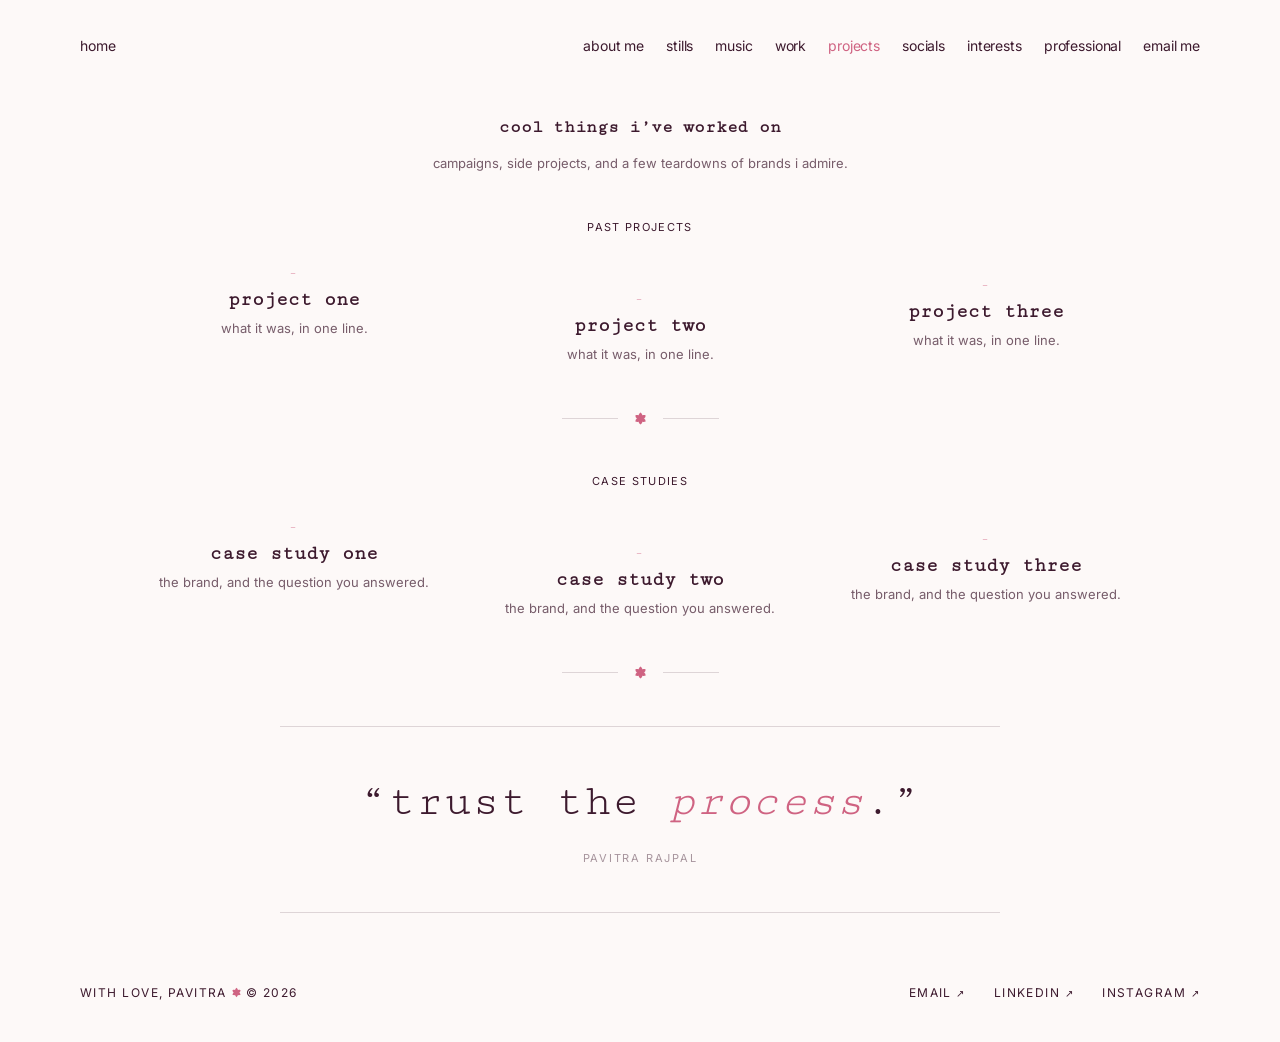
<file: projects.html>
<!DOCTYPE html>
<html lang="en">
<head>
<meta charset="UTF-8" />
<meta name="viewport" content="width=device-width, initial-scale=1" />
<title>Projects &mdash; Pavitra Rajpal</title>
<meta name="description" content="Selected projects and case studies by Pavitra Rajpal." />
<link rel="icon" href="favicon.svg" type="image/svg+xml" />
<link rel="preconnect" href="https://fonts.googleapis.com" />
<link rel="preconnect" href="https://fonts.gstatic.com" crossorigin />
<link href="https://fonts.googleapis.com/css2?family=Cutive+Mono&family=Inter:wght@400;500&family=Caveat:wght@500;600&display=swap" rel="stylesheet" />
<link rel="stylesheet" href="assets/style.css" />
<script>document.documentElement.className = "js";</script>
</head>
<body>

  <nav class="nav">
    <a href="index.html">home</a>
    <div class="nav__links">
        <a href="about.html">about me</a>
        <a href="stills.html">stills</a>
        <a href="music.html">music</a>
        <a href="work.html">work</a>
        <a href="projects.html" aria-current="page">projects</a>
        <a href="socials.html">socials</a>
        <a href="interests.html">interests</a>
        <a href="professional.html">professional</a>
        <a data-contact="email" href="mailto:hello@pavitrarajpal.com">email me</a>
    </div>
  </nav>

<main class="page">
  <h1 class="page-title">cool things i&rsquo;ve worked on</h1>
  <p class="page-sub">campaigns, side projects, and a few teardowns of brands i admire.</p>

  <div class="section-label" style="margin-top:44px;">Past Projects</div>
  <div class="scatter">
    <article class="card reveal" style="--rot:-1.9deg;">
      <div class="card__no">&mdash;</div>
      <h3 class="card__title">project one</h3>
      <p class="card__desc">what it was, in one line.</p>
    </article>
    <article class="card reveal" style="--rot:1.5deg;">
      <div class="card__no">&mdash;</div>
      <h3 class="card__title">project two</h3>
      <p class="card__desc">what it was, in one line.</p>
    </article>
    <article class="card reveal" style="--rot:-1.2deg;">
      <div class="card__no">&mdash;</div>
      <h3 class="card__title">project three</h3>
      <p class="card__desc">what it was, in one line.</p>
    </article>
  </div>

  <div class="rule"><span class="lily-mark"></span></div>

  <div class="section-label">Case Studies</div>
  <div class="scatter">
    <article class="card reveal" style="--rot:1.7deg;">
      <div class="card__no">&mdash;</div>
      <h3 class="card__title">case study one</h3>
      <p class="card__desc">the brand, and the question you answered.</p>
    </article>
    <article class="card reveal" style="--rot:-1.4deg;">
      <div class="card__no">&mdash;</div>
      <h3 class="card__title">case study two</h3>
      <p class="card__desc">the brand, and the question you answered.</p>
    </article>
    <article class="card reveal" style="--rot:2deg;">
      <div class="card__no">&mdash;</div>
      <h3 class="card__title">case study three</h3>
      <p class="card__desc">the brand, and the question you answered.</p>
    </article>
  </div>

  <div class="rule"><span class="lily-mark"></span></div>
  <section class="quote reveal">
    <p>&ldquo;trust the <em>process</em>.&rdquo;</p>
    <div class="by">Pavitra Rajpal</div>
  </section>
</main>

  <footer class="foot">
    <span>With love, Pavitra <span class="lily-mark" style="color:var(--accent)"></span> &copy; 2026</span>
    <div class="foot__links">
      <a data-contact="email" href="mailto:hello@pavitrarajpal.com">Email <span class="arw">&#8599;</span></a>
      <a data-contact="linkedin" href="https://www.linkedin.com/in/pavitra-rajpal-926125325" target="_blank" rel="noopener">LinkedIn <span class="arw">&#8599;</span></a>
      <a data-contact="instagram" href="https://instagram.com/pavitrarajpal" target="_blank" rel="noopener">Instagram <span class="arw">&#8599;</span></a>
    </div>
  </footer>

<script src="assets/site.js"></script>
</body>
</html>
</file>
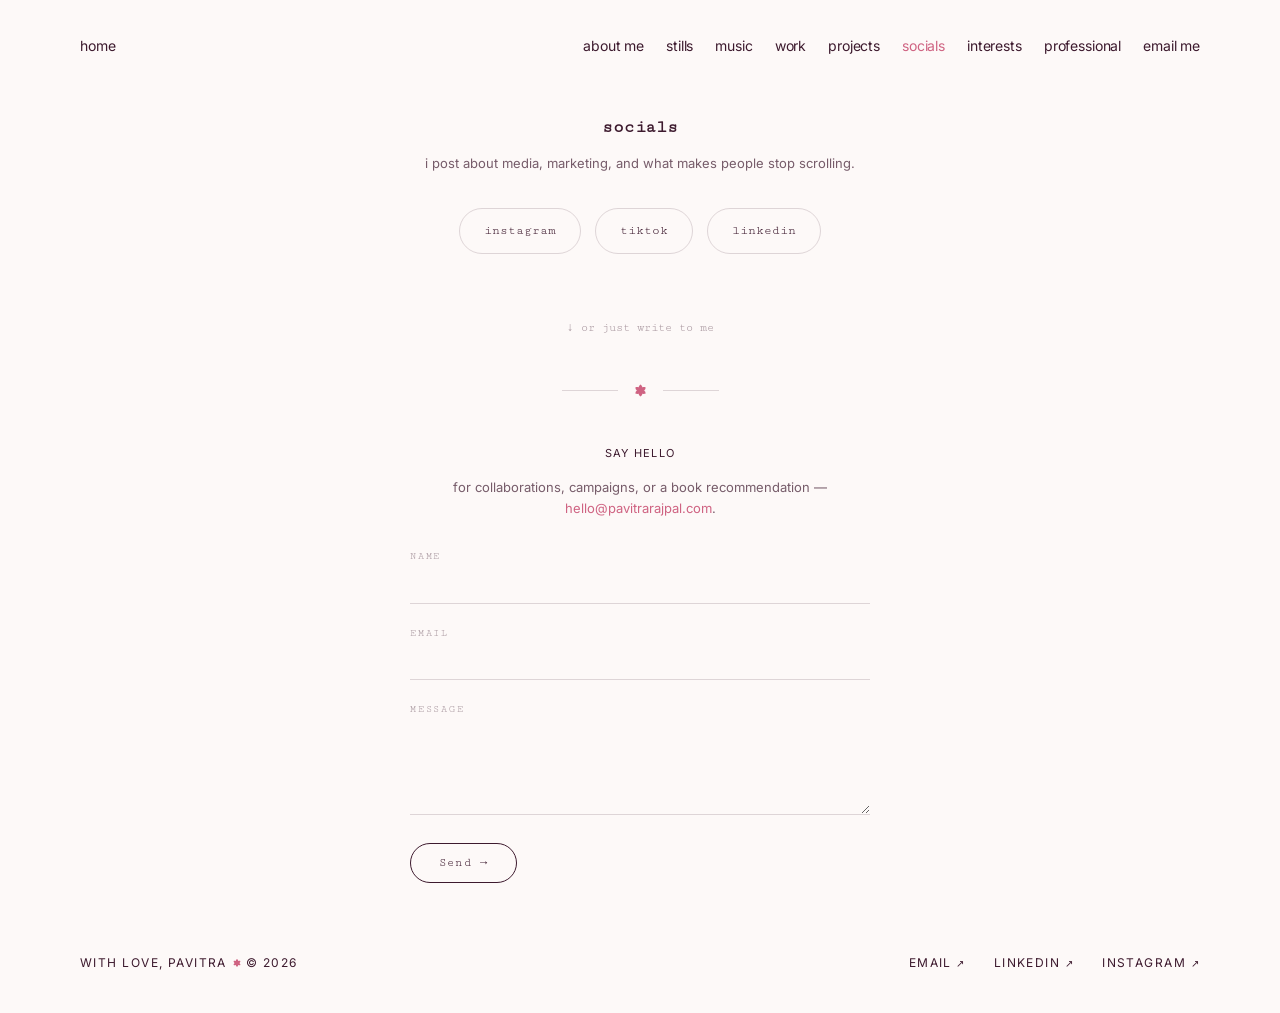
<file: socials.html>
<!DOCTYPE html>
<html lang="en">
<head>
<meta charset="UTF-8" />
<meta name="viewport" content="width=device-width, initial-scale=1" />
<title>Socials &mdash; Pavitra Rajpal</title>
<meta name="description" content="Find Pavitra Rajpal on Instagram, TikTok and LinkedIn." />
<link rel="icon" href="favicon.svg" type="image/svg+xml" />
<link rel="preconnect" href="https://fonts.googleapis.com" />
<link rel="preconnect" href="https://fonts.gstatic.com" crossorigin />
<link href="https://fonts.googleapis.com/css2?family=Cutive+Mono&family=Inter:wght@400;500&family=Caveat:wght@500;600&display=swap" rel="stylesheet" />
<link rel="stylesheet" href="assets/style.css" />
<script>document.documentElement.className = "js";</script>
</head>
<body>

  <nav class="nav">
    <a href="index.html">home</a>
    <div class="nav__links">
        <a href="about.html">about me</a>
        <a href="stills.html">stills</a>
        <a href="music.html">music</a>
        <a href="work.html">work</a>
        <a href="projects.html">projects</a>
        <a href="socials.html" aria-current="page">socials</a>
        <a href="interests.html">interests</a>
        <a href="professional.html">professional</a>
        <a data-contact="email" href="mailto:hello@pavitrarajpal.com">email me</a>
    </div>
  </nav>

<main class="page">
  <h1 class="page-title">socials</h1>
  <p class="page-sub">i post about media, marketing, and what makes people stop scrolling.</p>

  <div class="social-list">
    <a data-contact="instagram" href="https://instagram.com/pavitrarajpal" target="_blank" rel="noopener">instagram</a>
    <a data-contact="tiktok" href="https://tiktok.com/@pavitrarajpal" target="_blank" rel="noopener">tiktok</a>
    <a data-contact="linkedin" href="https://www.linkedin.com/in/pavitra-rajpal-926125325" target="_blank" rel="noopener">linkedin</a>
  </div>

  <p class="scroll-cue">&darr; or just write to me</p>

  <div class="rule"><span class="lily-mark"></span></div>

  <div class="section-label">Say hello</div>
  <p class="page-sub">for collaborations, campaigns, or a book recommendation &mdash;
    <a data-contact="email" data-contact-text="value" href="mailto:hello@pavitrarajpal.com"
       style="color:var(--accent);">hello@pavitrarajpal.com</a>.</p>

  <form class="form" data-mailto-form>
    <div>
      <label for="f-name">Name</label>
      <input id="f-name" name="name" type="text" required />
    </div>
    <div>
      <label for="f-email">Email</label>
      <input id="f-email" name="email" type="email" required />
    </div>
    <div>
      <label for="f-msg">Message</label>
      <textarea id="f-msg" name="message" rows="4" required></textarea>
    </div>
    <button type="submit">Send &rarr;</button>
  </form>
</main>

  <footer class="foot">
    <span>With love, Pavitra <span class="lily-mark" style="color:var(--accent)"></span> &copy; 2026</span>
    <div class="foot__links">
      <a data-contact="email" href="mailto:hello@pavitrarajpal.com">Email <span class="arw">&#8599;</span></a>
      <a data-contact="linkedin" href="https://www.linkedin.com/in/pavitra-rajpal-926125325" target="_blank" rel="noopener">LinkedIn <span class="arw">&#8599;</span></a>
      <a data-contact="instagram" href="https://instagram.com/pavitrarajpal" target="_blank" rel="noopener">Instagram <span class="arw">&#8599;</span></a>
    </div>
  </footer>

<script src="assets/site.js"></script>
</body>
</html>
</file>
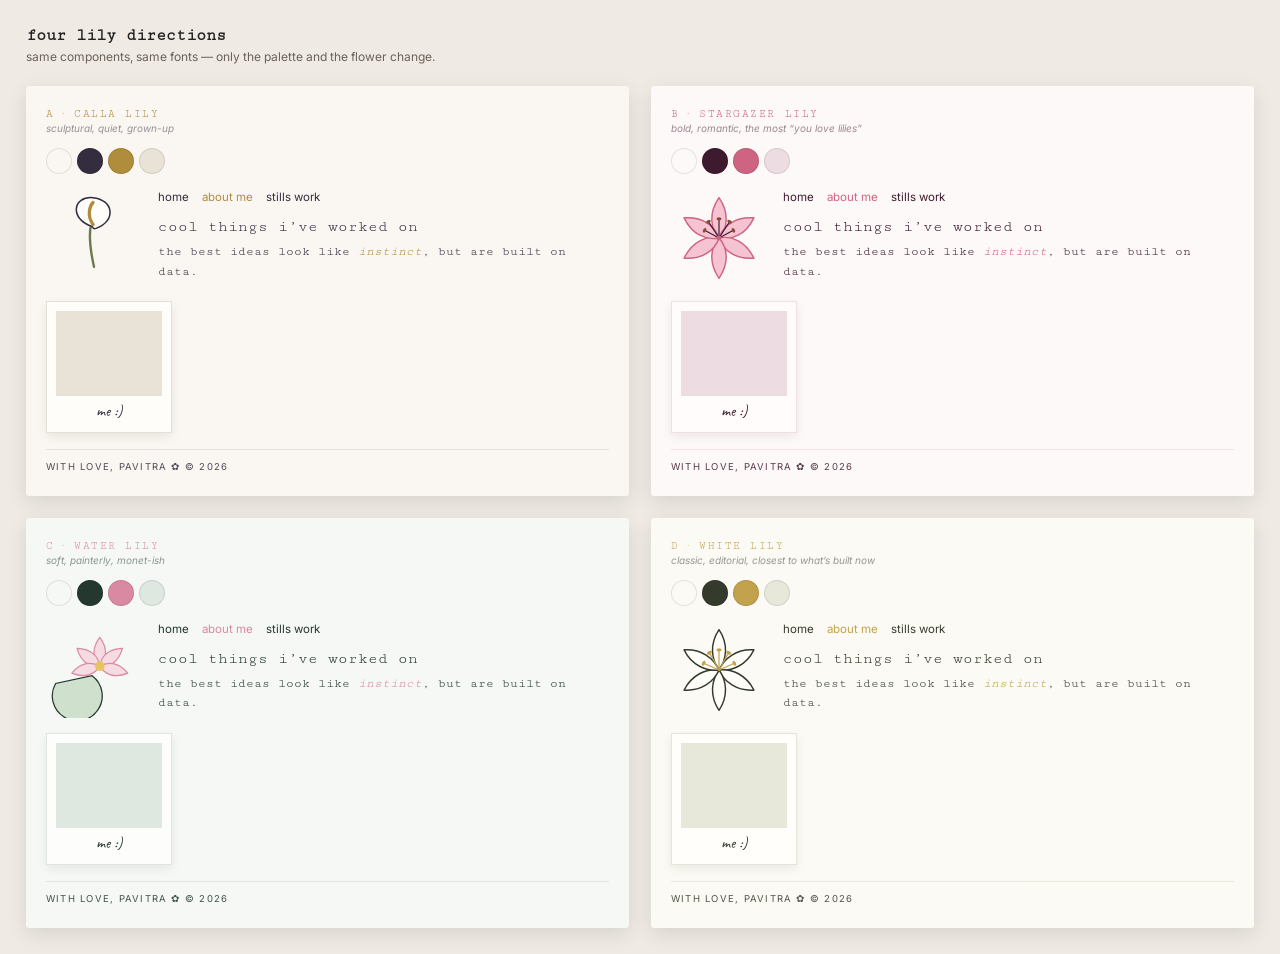
<file: _old/lily-palette-options.html>
<!DOCTYPE html>
<html lang="en">
<head>
<meta charset="UTF-8" />
<meta name="viewport" content="width=device-width, initial-scale=1" />
<title>lily directions</title>
<link href="https://fonts.googleapis.com/css2?family=Cutive+Mono&family=Inter:wght@400;500&family=Caveat:wght@500;600&display=swap" rel="stylesheet" />
<style>
  *,*::before,*::after{box-sizing:border-box;margin:0;padding:0}
  body{font-family:Inter,sans-serif;background:#efeae4;padding:26px;color:#222}
  h1{font-family:"Cutive Mono",monospace;font-size:17px;font-weight:700;margin-bottom:4px}
  .sub{font-size:12px;color:#6b625a;margin-bottom:22px}

  .grid{display:grid;grid-template-columns:1fr 1fr;gap:22px}

  .demo{
    background:var(--paper);color:var(--ink);
    padding:22px 20px 24px;border-radius:3px;
    box-shadow:0 6px 20px rgba(0,0,0,.10);
  }
  .name{font-family:"Cutive Mono",monospace;font-size:11px;letter-spacing:.14em;
        text-transform:uppercase;color:var(--accent);margin-bottom:2px}
  .latin{font-size:10px;color:var(--ink);opacity:.5;margin-bottom:14px;font-style:italic}

  .sw{display:flex;gap:5px;margin-bottom:16px}
  .sw i{width:26px;height:26px;border-radius:50%;display:block;
        box-shadow:inset 0 0 0 1px rgba(0,0,0,.10)}

  .top{display:flex;gap:16px;align-items:flex-start}
  .lily{flex:0 0 96px}
  .lily svg{width:96px;height:96px;display:block}

  .nav{display:flex;gap:13px;font-size:11.5px;margin-bottom:14px;flex-wrap:wrap}
  .nav b{font-weight:400;color:var(--accent)}

  .ttl{font-family:"Cutive Mono",monospace;font-size:16px;margin-bottom:7px}
  .quote{font-family:"Cutive Mono",monospace;font-size:13px;line-height:1.5}
  .quote em{color:var(--accent);font-style:italic}

  .card{margin-top:15px;padding:9px 9px 11px;background:var(--card);
        border:1px solid var(--edge);box-shadow:0 4px 10px rgba(0,0,0,.07);width:126px}
  .card .ph{aspect-ratio:1/.8;background:var(--slot)}
  .card .cap{font-family:Caveat,cursive;font-size:16px;text-align:center;margin-top:5px}

  .foot{margin-top:16px;padding-top:11px;border-top:1px solid var(--edge);
        font-size:9.5px;letter-spacing:.13em;text-transform:uppercase;opacity:.85}
</style>
</head>
<body>

<h1>four lily directions</h1>
<p class="sub">same components, same fonts &mdash; only the palette and the flower change.</p>

<div class="grid">

  <!-- A · CALLA -->
  <div class="demo" style="--paper:#faf7f2;--ink:#332d3f;--accent:#b08d3c;--card:#fffdf9;--edge:#e6dfd4;--slot:#e9e2d6">
    <div class="name">A &middot; calla lily</div>
    <div class="latin">sculptural, quiet, grown-up</div>
    <div class="sw"><i style="background:#faf7f2"></i><i style="background:#332d3f"></i><i style="background:#b08d3c"></i><i style="background:#e9e2d6"></i></div>
    <div class="top">
      <div class="lily">
        <svg viewBox="-50 -50 100 100">
          <path d="M0 30 C-4 12 -6 -2 -3 -14" stroke="#6b7a4a" stroke-width="2.5" fill="none" stroke-linecap="round"/>
          <path d="M-2 -12 C-26 -20 -22 -44 -1 -42 C20 -40 24 -18 2 -10 C0 -9 -1 -10 -2 -12 Z"
                fill="#fffdf9" stroke="#332d3f" stroke-width="1.6" stroke-linejoin="round"/>
          <path d="M-1 -14 C-8 -24 -4 -34 -1 -37" stroke="#b08d3c" stroke-width="3.4" stroke-linecap="round" fill="none"/>
        </svg>
      </div>
      <div style="flex:1">
        <div class="nav">home <b>about me</b> stills work</div>
        <div class="ttl">cool things i&rsquo;ve worked on</div>
        <div class="quote">the best ideas look like <em>instinct</em>, but are built on data.</div>
      </div>
    </div>
    <div class="card"><div class="ph"></div><div class="cap">me :)</div></div>
    <div class="foot">with love, pavitra &#10047; &copy; 2026</div>
  </div>

  <!-- B · STARGAZER -->
  <div class="demo" style="--paper:#fdf9f8;--ink:#3d1a2e;--accent:#cf6382;--card:#fffcfb;--edge:#f0dfe4;--slot:#eddde2">
    <div class="name">B &middot; stargazer lily</div>
    <div class="latin">bold, romantic, the most &ldquo;you love lilies&rdquo;</div>
    <div class="sw"><i style="background:#fdf9f8"></i><i style="background:#3d1a2e"></i><i style="background:#cf6382"></i><i style="background:#eddde2"></i></div>
    <div class="top">
      <div class="lily">
        <svg viewBox="-50 -50 100 100">
          <g fill="#f5c3d1" stroke="#cf6382" stroke-width="1.5" stroke-linejoin="round">
            <g><path d="M0 0 C9 -10 11 -26 0 -42 C-11 -26 -9 -10 0 0 Z"/></g>
            <g transform="rotate(60)"><path d="M0 0 C9 -10 11 -26 0 -42 C-11 -26 -9 -10 0 0 Z"/></g>
            <g transform="rotate(120)"><path d="M0 0 C9 -10 11 -26 0 -42 C-11 -26 -9 -10 0 0 Z"/></g>
            <g transform="rotate(180)"><path d="M0 0 C9 -10 11 -26 0 -42 C-11 -26 -9 -10 0 0 Z"/></g>
            <g transform="rotate(240)"><path d="M0 0 C9 -10 11 -26 0 -42 C-11 -26 -9 -10 0 0 Z"/></g>
            <g transform="rotate(300)"><path d="M0 0 C9 -10 11 -26 0 -42 C-11 -26 -9 -10 0 0 Z"/></g>
          </g>
          <g stroke="#3d1a2e" stroke-width="1.2" stroke-linecap="round">
            <path d="M0 0 L-11 -17"/><path d="M0 0 L11 -17"/><path d="M0 0 L0 -20"/>
            <path d="M0 0 L-15 -8"/><path d="M0 0 L15 -8"/>
          </g>
          <g fill="#8a4a2e">
            <ellipse cx="-11" cy="-17" rx="2.6" ry="1.6" transform="rotate(-30 -11 -17)"/>
            <ellipse cx="11" cy="-17" rx="2.6" ry="1.6" transform="rotate(30 11 -17)"/>
            <ellipse cx="0" cy="-20" rx="2.6" ry="1.6"/>
            <ellipse cx="-15" cy="-8" rx="2.6" ry="1.6" transform="rotate(-60 -15 -8)"/>
            <ellipse cx="15" cy="-8" rx="2.6" ry="1.6" transform="rotate(60 15 -8)"/>
          </g>
          <circle cx="0" cy="0" r="2.6" fill="#cf6382"/>
        </svg>
      </div>
      <div style="flex:1">
        <div class="nav">home <b>about me</b> stills work</div>
        <div class="ttl">cool things i&rsquo;ve worked on</div>
        <div class="quote">the best ideas look like <em>instinct</em>, but are built on data.</div>
      </div>
    </div>
    <div class="card"><div class="ph"></div><div class="cap">me :)</div></div>
    <div class="foot">with love, pavitra &#10047; &copy; 2026</div>
  </div>

  <!-- C · WATER LILY -->
  <div class="demo" style="--paper:#f5f8f4;--ink:#24382f;--accent:#d98aa2;--card:#fdfefc;--edge:#dde7dd;--slot:#dfe8e0">
    <div class="name">C &middot; water lily</div>
    <div class="latin">soft, painterly, monet-ish</div>
    <div class="sw"><i style="background:#f5f8f4"></i><i style="background:#24382f"></i><i style="background:#d98aa2"></i><i style="background:#dfe8e0"></i></div>
    <div class="top">
      <div class="lily">
        <svg viewBox="-50 -50 100 100">
          <path d="M-40 14 A26 26 0 1 0 -2 6 L-40 14 Z" fill="#cfe0cd" stroke="#24382f" stroke-width="1.3"/>
          <g fill="#f7dbe3" stroke="#d98aa2" stroke-width="1.3" stroke-linejoin="round" transform="translate(6,-4)">
            <g><path d="M0 0 C7 -7 9 -18 0 -30 C-9 -18 -7 -7 0 0 Z"/></g>
            <g transform="rotate(52)"><path d="M0 0 C7 -7 9 -18 0 -30 C-9 -18 -7 -7 0 0 Z"/></g>
            <g transform="rotate(104)"><path d="M0 0 C7 -7 9 -18 0 -30 C-9 -18 -7 -7 0 0 Z"/></g>
            <g transform="rotate(-52)"><path d="M0 0 C7 -7 9 -18 0 -30 C-9 -18 -7 -7 0 0 Z"/></g>
            <g transform="rotate(-104)"><path d="M0 0 C7 -7 9 -18 0 -30 C-9 -18 -7 -7 0 0 Z"/></g>
            <circle cx="0" cy="0" r="5" fill="#e8c45f" stroke="none"/>
          </g>
        </svg>
      </div>
      <div style="flex:1">
        <div class="nav">home <b>about me</b> stills work</div>
        <div class="ttl">cool things i&rsquo;ve worked on</div>
        <div class="quote">the best ideas look like <em>instinct</em>, but are built on data.</div>
      </div>
    </div>
    <div class="card"><div class="ph"></div><div class="cap">me :)</div></div>
    <div class="foot">with love, pavitra &#10047; &copy; 2026</div>
  </div>

  <!-- D · WHITE LILY -->
  <div class="demo" style="--paper:#fbfaf5;--ink:#343a2c;--accent:#c2a24d;--card:#fffefa;--edge:#e6e6d8;--slot:#e8e8da">
    <div class="name">D &middot; white lily</div>
    <div class="latin">classic, editorial, closest to what&rsquo;s built now</div>
    <div class="sw"><i style="background:#fbfaf5"></i><i style="background:#343a2c"></i><i style="background:#c2a24d"></i><i style="background:#e8e8da"></i></div>
    <div class="top">
      <div class="lily">
        <svg viewBox="-50 -50 100 100">
          <g fill="#fffefa" stroke="#343a2c" stroke-width="1.5" stroke-linejoin="round">
            <g><path d="M0 0 C8 -11 10 -27 0 -42 C-10 -27 -8 -11 0 0 Z"/></g>
            <g transform="rotate(60)"><path d="M0 0 C8 -11 10 -27 0 -42 C-10 -27 -8 -11 0 0 Z"/></g>
            <g transform="rotate(120)"><path d="M0 0 C8 -11 10 -27 0 -42 C-10 -27 -8 -11 0 0 Z"/></g>
            <g transform="rotate(180)"><path d="M0 0 C8 -11 10 -27 0 -42 C-10 -27 -8 -11 0 0 Z"/></g>
            <g transform="rotate(240)"><path d="M0 0 C8 -11 10 -27 0 -42 C-10 -27 -8 -11 0 0 Z"/></g>
            <g transform="rotate(300)"><path d="M0 0 C8 -11 10 -27 0 -42 C-10 -27 -8 -11 0 0 Z"/></g>
          </g>
          <g stroke="#c2a24d" stroke-width="1.3" stroke-linecap="round">
            <path d="M0 0 L-10 -18"/><path d="M0 0 L10 -18"/><path d="M0 0 L0 -21"/>
            <path d="M0 0 L-16 -7"/><path d="M0 0 L16 -7"/>
          </g>
          <g fill="#c2a24d">
            <ellipse cx="-10" cy="-18" rx="2.8" ry="1.7" transform="rotate(-30 -10 -18)"/>
            <ellipse cx="10" cy="-18" rx="2.8" ry="1.7" transform="rotate(30 10 -18)"/>
            <ellipse cx="0" cy="-21" rx="2.8" ry="1.7"/>
            <ellipse cx="-16" cy="-7" rx="2.8" ry="1.7" transform="rotate(-60 -16 -7)"/>
            <ellipse cx="16" cy="-7" rx="2.8" ry="1.7" transform="rotate(60 16 -7)"/>
          </g>
        </svg>
      </div>
      <div style="flex:1">
        <div class="nav">home <b>about me</b> stills work</div>
        <div class="ttl">cool things i&rsquo;ve worked on</div>
        <div class="quote">the best ideas look like <em>instinct</em>, but are built on data.</div>
      </div>
    </div>
    <div class="card"><div class="ph"></div><div class="cap">me :)</div></div>
    <div class="foot">with love, pavitra &#10047; &copy; 2026</div>
  </div>

</div>
</body>
</html>
</file>
<file: assets/style.css>
/* ============================================================
   PAVITRA RAJPAL — portfolio
   Scrapbook / cut-out collage, stargazer lily theme.
   Blush paper, deep plum ink, stargazer pink accent.
   ============================================================ */

:root {
  --paper:   #fdf9f8;
  --ink:     #3d1a2e;
  --ink-70:  rgba(61, 26, 46, 0.7);
  --ink-45:  rgba(61, 26, 46, 0.45);
  --accent:  #cf6382;   /* stargazer pink */
  --line:    rgba(61, 26, 46, 0.16);
  --cream:   #fdf1f4;

  --mono: "Cutive Mono", "Courier New", monospace;
  --sans: "Inter", -apple-system, BlinkMacSystemFont, "Segoe UI", sans-serif;
  --hand: "Caveat", "Segoe Script", cursive;

  --ease: cubic-bezier(0.22, 1, 0.36, 1);
  --lift: 0 18px 34px rgba(61, 26, 46, 0.16), 0 3px 8px rgba(61, 26, 46, 0.08);
  --rest: 0 8px 18px rgba(61, 26, 46, 0.11), 0 2px 4px rgba(61, 26, 46, 0.06);
}

*, *::before, *::after { box-sizing: border-box; margin: 0; padding: 0; }

html { -webkit-text-size-adjust: 100%; }

body {
  background: var(--paper);
  color: var(--ink);
  font-family: var(--sans);
  font-size: 14px;
  line-height: 1.65;
  -webkit-font-smoothing: antialiased;
  text-rendering: optimizeLegibility;
}

a { color: inherit; text-decoration: none; }
img { display: block; max-width: 100%; }
::selection { background: #f7dde5; color: var(--ink); }

/* ------------------------------------------------------------
   SHARED TYPE
------------------------------------------------------------ */
.label {
  font-size: 11px;
  letter-spacing: 0.12em;
  text-transform: uppercase;
  color: var(--ink);
}

.page-title {
  font-family: var(--mono);
  font-size: 18px;
  font-weight: 700;
  letter-spacing: -0.01em;
  text-align: center;
}

.page-sub {
  max-width: 460px;
  margin: 10px auto 0;
  text-align: center;
  font-size: 13px;
  color: var(--ink-70);
}

.hand { font-family: var(--hand); }

/* ------------------------------------------------------------
   NAVIGATION  (subpages only — the home collage has none)
------------------------------------------------------------ */
.nav {
  display: flex;
  align-items: center;
  justify-content: space-between;
  gap: 20px;
  max-width: 1200px;
  margin: 0 auto;
  padding: 34px 40px 0;
}

.nav__links { display: flex; align-items: center; gap: 22px; flex-wrap: wrap; }

.nav a {
  font-size: 14px;
  letter-spacing: -0.01em;
  color: var(--ink);
  transition: color 0.25s var(--ease);
}
.nav a:hover        { color: var(--accent); }
.nav a[aria-current] { color: var(--accent); }

.nav__toggle { display: none; }

/* ------------------------------------------------------------
   PAGE SHELL
------------------------------------------------------------ */
.page {
  max-width: 1200px;
  margin: 0 auto;
  padding: 56px 40px 40px;
  min-height: calc(100vh - 190px);
}

.section-label {
  margin: 0 0 14px;
  text-align: center;
  font-size: 11px;
  letter-spacing: 0.12em;
  text-transform: uppercase;
  color: var(--ink);
}

/* hairline — lily — hairline */
.rule {
  display: flex;
  align-items: center;
  justify-content: center;
  gap: 15px;
  width: auto;
  height: auto;
  margin: 46px auto;
  background: none;
  border: 0;
}
.rule::before, .rule::after {
  content: "";
  width: 56px;
  height: 1px;
  background: var(--line);
}
.rule .lily-mark { width: 15px; height: 15px; color: var(--accent); }

/* ------------------------------------------------------------
   FOOTER
------------------------------------------------------------ */
.foot {
  display: flex;
  align-items: center;
  justify-content: space-between;
  gap: 20px;
  flex-wrap: wrap;
  max-width: 1200px;
  margin: 0 auto;
  padding: 30px 40px 40px;
  font-size: 12px;
  letter-spacing: 0.12em;
  text-transform: uppercase;
}

.foot__links { display: flex; gap: 28px; flex-wrap: wrap; }
.foot__links a { transition: color 0.25s var(--ease); }
.foot__links a:hover { color: var(--accent); }
.foot__links .arw { font-family: Arial, Helvetica, sans-serif; font-size: 10px; }

/* ============================================================
   HOME — the collage
   ============================================================ */
.home { min-height: 100vh; display: grid; place-items: center; padding: 30px 20px; }

.stage {
  position: relative;
  width: 1040px;
  max-width: 100%;
  height: 720px;
}

/* centre block --------------------------------------------- */
.signature {
  position: absolute;
  left: 50%;
  top: 300px;
  transform: translate(-50%, -50%);
  width: min(560px, 78%);
  text-align: center;
  font-family: var(--hand);
  font-weight: 500;
  font-size: clamp(44px, 6.4vw, 82px);
  line-height: 1;
  color: var(--ink);
  z-index: 6;
  pointer-events: auto;
  cursor: pointer;
  user-select: none;
  transition: transform 0.25s var(--ease);
}
.signature:hover { transform: translate(-50%, -50%) scale(1.04); }
.signature .lily-mark { color: var(--accent); width: 0.72em; height: 0.72em; }

.tagline {
  position: absolute;
  left: 50%;
  top: 396px;
  transform: translateX(-50%);
  width: max-content;
  max-width: 92vw;
  font-family: var(--mono);
  font-size: 19px;
  color: var(--ink);
  z-index: 6;
  pointer-events: none;
}
.caret {
  display: inline-block;
  animation: blink 1.05s steps(1) infinite;
}
@keyframes blink { 50% { opacity: 0; } }

/* scattered objects ----------------------------------------- */
.pin {
  position: absolute;
  display: block;
  cursor: pointer;
  transform: rotate(var(--rot, 0deg));
  transition: transform 0.5s var(--ease), filter 0.5s var(--ease);
  will-change: transform;
  z-index: 2;
  animation: pinIn 0.9s var(--ease) both;
  animation-delay: var(--delay, 0s);
}
@keyframes pinIn {
  from { opacity: 0; transform: rotate(var(--rot, 0deg)) translateY(22px) scale(0.94); }
}
.pin:hover, .pin:focus-visible {
  transform: rotate(calc(var(--rot, 0deg) * 0.25)) translateY(-8px) scale(1.045);
  z-index: 9;
  outline: none;
}
.pin.is-dragging { transition: none; z-index: 20; cursor: grabbing; }

/* the little handwritten tag under each object */
.pin__tag {
  position: absolute;
  left: 50%;
  bottom: -30px;
  transform: translateX(-50%);
  font-family: var(--hand);
  font-size: 23px;
  white-space: nowrap;
  color: var(--ink);
  opacity: 0;
  transition: opacity 0.35s var(--ease);
}
.pin:hover .pin__tag, .pin:focus-visible .pin__tag { opacity: 1; }

/* ============================================================
   THE LILY
   One silhouette, used as a mask so it always takes currentColor,
   and one faint outline used as the empty-photo watermark.
   ============================================================ */
:root {
  /* rounder, wider petals than the big illustrations — a pointed stargazer
     silhouette reads as a star, not a flower, at 12px */
  --lily-solid: url("data:image/svg+xml,%3Csvg xmlns='http://www.w3.org/2000/svg' viewBox='-50 -50 100 100'%3E%3Cg%3E%3Cpath d='M0 4C16-8 18-26 0-40C-18-26-16-8 0 4Z'/%3E%3Cpath d='M0 4C16-8 18-26 0-40C-18-26-16-8 0 4Z' transform='rotate(60)'/%3E%3Cpath d='M0 4C16-8 18-26 0-40C-18-26-16-8 0 4Z' transform='rotate(120)'/%3E%3Cpath d='M0 4C16-8 18-26 0-40C-18-26-16-8 0 4Z' transform='rotate(180)'/%3E%3Cpath d='M0 4C16-8 18-26 0-40C-18-26-16-8 0 4Z' transform='rotate(240)'/%3E%3Cpath d='M0 4C16-8 18-26 0-40C-18-26-16-8 0 4Z' transform='rotate(300)'/%3E%3C/g%3E%3C/svg%3E");

  --lily-outline: url("data:image/svg+xml,%3Csvg xmlns='http://www.w3.org/2000/svg' viewBox='-50 -50 100 100' fill='none' stroke='%233d1a2e' stroke-opacity='0.20' stroke-width='2.4' stroke-linejoin='round' stroke-linecap='round'%3E%3Cpath d='M0 0C9-10 11-26 0-44C-11-26-9-10 0 0Z'/%3E%3Cpath d='M0 0C9-10 11-26 0-44C-11-26-9-10 0 0Z' transform='rotate(60)'/%3E%3Cpath d='M0 0C9-10 11-26 0-44C-11-26-9-10 0 0Z' transform='rotate(120)'/%3E%3Cpath d='M0 0C9-10 11-26 0-44C-11-26-9-10 0 0Z' transform='rotate(180)'/%3E%3Cpath d='M0 0C9-10 11-26 0-44C-11-26-9-10 0 0Z' transform='rotate(240)'/%3E%3Cpath d='M0 0C9-10 11-26 0-44C-11-26-9-10 0 0Z' transform='rotate(300)'/%3E%3Cpath d='M0 0L-11-17M0 0L11-17M0 0L0-21M0 0L-16-8M0 0L16-8'/%3E%3Ccircle r='5'/%3E%3C/svg%3E");
}

.lily-mark {
  display: inline-block;
  width: 0.86em;
  height: 0.86em;
  vertical-align: -0.1em;
}
/* the fill is applied only where masking works — otherwise the mark would
   paint as a solid coloured square rather than a flower */
@supports ((-webkit-mask-image: url("")) or (mask-image: url(""))) {
  .lily-mark {
    background: currentColor;
    -webkit-mask: var(--lily-solid) center / contain no-repeat;
            mask: var(--lily-solid) center / contain no-repeat;
  }
}

/* ============================================================
   FALLING PETALS
   Ambient only. Built by site.js into any .petals container, so a
   page opts in by adding one empty div. Sits behind the collage
   objects and never takes pointer events.
   ============================================================ */
:root {
  --petal: url("data:image/svg+xml,%3Csvg xmlns='http://www.w3.org/2000/svg' viewBox='-20 -42 40 48'%3E%3Cpath d='M0 4C16-8 18-26 0-40C-18-26-16-8 0 4Z'/%3E%3C/svg%3E");
}

.petals {
  position: fixed;
  inset: 0;
  z-index: 0;            /* .pin is z-index 2, so petals drift behind */
  overflow: hidden;
  pointer-events: none;
}

.petal {
  position: absolute;
  top: 0;
  left: var(--x);
  width: var(--size);
  height: calc(var(--size) * 1.2);
  /* the outer element only falls … */
  animation: petalFall var(--dur) linear var(--delay) infinite;
  will-change: transform;
}
.petal i {
  display: block;
  width: 100%;
  height: 100%;
  opacity: var(--op);
  background: linear-gradient(150deg, #f7d2dd, #dd88a8);
  -webkit-mask: var(--petal) center / contain no-repeat;
          mask: var(--petal) center / contain no-repeat;
  /* … and the inner one sways and turns, so the two never fight
     over a single transform property */
  animation: petalSway var(--sway-dur) ease-in-out var(--delay) infinite;
}

@keyframes petalFall {
  from { transform: translateY(-14vh); }
  to   { transform: translateY(114vh); }
}
@keyframes petalSway {
  0%   { transform: translateX(0)             rotate(0deg); }
  50%  { transform: translateX(var(--sway))   rotate(180deg); }
  100% { transform: translateX(0)             rotate(360deg); }
}

/* ============================================================
   CUT-OUT OBJECTS  (pure CSS props — each can hold a photo)
   ============================================================ */

/* every object is a positioned block so its ::before/::after and tag anchor to it */
.film, .note-obj, .notebook, .polaroid, .pressed, .record, .record__sleeve,
.mug, .mug__cup, .pick, .phone, .papers, .papers .sheet, .sticky, .stamp {
  position: relative;
  display: block;
  isolation: isolate;
}

/* the objects are built from <span>s inside an <a>, so blockify the parts
   that carry box geometry (width / aspect-ratio / padding / alignment) */
.slot, .ruled, .stamp__val,
.sticky .hand, .sticky .sub, .phone__screen .glyph, .phone__screen .cap,
.card__no, .card__title, .card__desc, .polaroid__cap { display: block; }

/* photo slot: shows a paper placeholder until a real image loads */
.slot {
  position: relative;
  overflow: hidden;
  background:
    var(--lily-outline) center 42% / 44% no-repeat,
    linear-gradient(135deg, #f4e4ea 0%, #ecd3dc 52%, #e3c7d2 100%);
}
.slot::after {
  content: attr(data-ph);
  position: absolute;
  inset: 0;
  display: grid;
  place-items: end center;      /* sits under the lily watermark */
  padding-bottom: 9px;
  font-family: var(--mono);
  font-size: 10px;
  letter-spacing: 0.16em;
  text-transform: uppercase;
  color: rgba(61, 26, 46, 0.34);
}
.slot img {
  position: relative;
  z-index: 1;
  width: 100%;
  height: 100%;
  object-fit: cover;
}

/* ---- 1. 35mm film strip ------------------------------------ */
.film {
  width: 112px;
  padding: 13px 13px;
  background: #262220;
  border-radius: 3px;
  box-shadow: var(--rest);
  display: grid;
  gap: 8px;
}
.film::before, .film::after {
  content: "";
  position: absolute;
  top: 8px;
  bottom: 8px;
  width: 9px;
  background-image: repeating-linear-gradient(
    to bottom,
    #e9e4dc 0 7px,
    transparent 7px 15px
  );
  border-radius: 1px;
}
.film::before { left: 2px; }
.film::after  { right: 2px; }
.film .slot { aspect-ratio: 1 / 1.16; filter: grayscale(1) contrast(1.05); }

/* ---- 2. notebook + pen ------------------------------------- */
.note-obj { width: 252px; }
.notebook {
  position: relative;
  aspect-ratio: 1.28 / 1;
  background: linear-gradient(90deg, #f6f1df 0%, #fbf8ee 48%, #f4efdd 100%);
  border: 1px solid #d9d0b6;
  border-radius: 4px 9px 9px 4px;
  box-shadow: var(--rest);
}
.notebook::before { /* spine */
  content: "";
  position: absolute;
  left: 50%;
  top: 4px;
  bottom: 4px;
  width: 3px;
  transform: translateX(-50%);
  background: linear-gradient(90deg, rgba(61,26,46,0.02), rgba(61,26,46,0.16), rgba(61,26,46,0.02));
}
.notebook::after { /* ribbon */
  content: "";
  position: absolute;
  left: 44%;
  bottom: -16px;
  width: 13px;
  height: 20px;
  background: #3a3330;
  clip-path: polygon(0 0, 100% 0, 100% 100%, 50% 74%, 0 100%);
}
.pen {
  position: absolute;
  right: 4px;
  top: 12%;
  width: 12px;
  height: 78%;
  transform: rotate(19deg);
  border-radius: 6px;
  background: linear-gradient(90deg, #cfcdca, #f4f3f1 40%, #b9b6b2);
  box-shadow: 0 3px 7px rgba(61,26,46,0.18);
}
.pen::before { /* cap */
  content: "";
  position: absolute;
  inset: 0 0 62% 0;
  border-radius: 6px 6px 2px 2px;
  background: linear-gradient(90deg, #33302e, #6c6764 45%, #2b2827);
}
.pen::after { /* label */
  content: "";
  position: absolute;
  left: 0; right: 0;
  top: 62%;
  height: 15%;
  background: #efe4b8;
}

/* ---- 3. polaroid ------------------------------------------- */
.polaroid {
  width: 208px;
  padding: 11px 11px 46px;
  background: #fffcfd;
  border: 1px solid #f2e0e6;
  box-shadow: var(--rest);
}
.polaroid .slot { aspect-ratio: 1 / 1.04; }
.polaroid__cap {
  position: absolute;
  left: 0; right: 0;
  bottom: 12px;
  text-align: center;
  font-family: var(--hand);
  font-size: 22px;
  line-height: 1;
  color: var(--ink);
}

/* ---- 5. phone ----------------------------------------------- */
.phone {
  width: 120px;
  padding: 9px;
  background: #262220;
  border-radius: 20px;
  box-shadow: var(--rest);
}
.phone__screen {
  aspect-ratio: 1 / 1.85;
  border-radius: 13px;
  background: linear-gradient(160deg, #fffbfc, #f3dfe6);
  display: grid;
  place-content: center;
  gap: 7px;
  text-align: center;
  padding: 10px;
}
.phone__screen .glyph { font-size: 22px; line-height: 1; }
.phone__screen .cap {
  font-family: var(--mono);
  font-size: 10px;
  letter-spacing: 0.14em;
  text-transform: uppercase;
  color: var(--ink-70);
}
.phone::before { /* notch */
  content: "";
  display: block;
  width: 40px;
  height: 4px;
  margin: 1px auto 6px;
  border-radius: 3px;
  background: #4a4340;
}

/* ---- 6. paper stack + clip ---------------------------------- */
.papers { position: relative; width: 186px; }
.papers .sheet {
  position: relative;
  aspect-ratio: 1 / 1.31;
  background: #fffcfd;
  border: 1px solid #f0dde4;
  border-radius: 2px;
  box-shadow: var(--rest);
  padding: 26px 20px;
}
.papers::before { /* the sheet peeking out behind */
  content: "";
  position: absolute;
  inset: 8px -9px -9px 9px;
  background: #fdf6f8;
  border: 1px solid #f2e0e6;
  border-radius: 2px;
  box-shadow: var(--rest);
}
.papers .ruled {
  height: 100%;
  background-image: repeating-linear-gradient(
    to bottom,
    rgba(61,26,46,0.13) 0 1px,
    transparent 1px 15px
  );
}
.papers .ruled::before { /* heading bar */
  content: "";
  display: block;
  width: 58%;
  height: 7px;
  margin-bottom: 18px;
  background: var(--accent);
  opacity: 0.5;
}
.clip {
  position: absolute;
  z-index: 3;
  top: -18px;
  right: 30px;
  width: 22px;
  height: 54px;
  border: 2.5px solid #b0ada8;
  border-bottom-color: transparent;   /* outer loop is open at the bottom */
  border-radius: 11px;
  transform: rotate(8deg);
}
.clip::before {
  content: "";
  position: absolute;
  left: 5px;
  top: 11px;
  right: 5px;
  bottom: 7px;
  border: 2.5px solid #c6c3be;
  border-top-color: transparent;      /* inner loop is open at the top */
  border-radius: 8px;
}

/* ---- 7. sticky note ----------------------------------------- */
.sticky {
  width: 156px;
  aspect-ratio: 1 / 0.94;
  padding: 18px 14px;
  display: grid;
  place-content: center;
  text-align: center;
  background: linear-gradient(170deg, #fdf3c8, #f7e7a4);
  box-shadow: var(--rest);
  clip-path: polygon(0 0, 100% 0, 100% 86%, 86% 100%, 0 100%);
}
.sticky .hand { font-size: 27px; line-height: 1.1; }
.sticky .sub {
  font-family: var(--mono);
  font-size: 10px;
  letter-spacing: 0.15em;
  text-transform: uppercase;
  color: rgba(61, 26, 46, 0.55);
  margin-top: 4px;
}

/* ---- 8. stamp ----------------------------------------------- */
.stamp {
  width: 122px;
  padding: 8px;
  background: #fffcfd;
  box-shadow: var(--rest);
  border: 1px dashed rgba(61, 26, 46, 0.22);
  outline: 4px solid #fffcfd;
}
.stamp .slot { aspect-ratio: 1 / 1.18; }
.stamp__val {
  font-family: var(--mono);
  font-size: 9px;
  letter-spacing: 0.18em;
  text-transform: uppercase;
  text-align: center;
  padding-top: 6px;
  color: var(--ink-70);
}

/* ---- 9. pressed lily, taped down ---------------------------- */
.pressed {
  position: relative;
  display: block;
  isolation: isolate;
  width: 196px;
  padding: 22px 16px 14px;
  background: linear-gradient(168deg, #fffcfd, #fbf1f4);
  border: 1px solid #f0dde4;
  box-shadow: var(--rest);
}
.pressed__lily { display: block; }
.pressed__lily svg { width: 100%; height: auto; display: block; }

.pressed__label {
  display: block;
  margin-top: 10px;
  padding-top: 9px;
  border-top: 1px solid rgba(61, 26, 46, 0.12);
  font-family: var(--mono);
  font-size: 10px;
  line-height: 1.5;
  letter-spacing: 0.05em;
  text-align: center;
  color: var(--ink-70);
}
.pressed__label em {
  display: block;
  font-style: normal;
  font-size: 9px;
  letter-spacing: 0.16em;
  text-transform: uppercase;
  color: var(--ink-45);
}

/* two strips of washi tape holding it to the page */
.pressed__tape {
  position: absolute;
  z-index: 2;
  width: 62px;
  height: 20px;
  background:
    repeating-linear-gradient(135deg,
      rgba(255, 255, 255, 0.34) 0 5px, rgba(255, 255, 255, 0) 5px 10px),
    rgba(224, 150, 172, 0.42);
  border-left: 1px solid rgba(255, 255, 255, 0.4);
  border-right: 1px solid rgba(255, 255, 255, 0.4);
  box-shadow: 0 1px 3px rgba(61, 26, 46, 0.1);
}
/* both strips lie on the same diagonal, clipping opposite corners */
.pressed__tape--a { top: -9px;    left: -17px;  transform: rotate(-38deg); }
.pressed__tape--b { bottom: -9px; right: -17px; transform: rotate(-38deg); }

/* ---- 10. record sleeve, vinyl peeking out ------------------- */
.record { width: 152px; }
.record__disc {
  position: absolute;
  z-index: 0;
  right: -30px;
  top: 14px;
  width: 128px;
  aspect-ratio: 1;
  border-radius: 50%;
  background:
    radial-gradient(circle, #cf6382 0 13%, transparent 13.5%),
    repeating-radial-gradient(circle, #241f27 0 2px, #302a33 2px 4px);
  box-shadow: var(--rest);
}
.record__sleeve {
  position: relative;
  z-index: 1;
  display: grid;
  place-items: center;
  aspect-ratio: 1;
  background: linear-gradient(152deg, #fffcfd, #f7e6ec);
  border: 1px solid #f0dde4;
  box-shadow: var(--rest);
}
/* the play triangle from the album-sleeve reference */
.record__play, .sleeve__play {
  width: 0;
  height: 0;
  margin-left: 5px;
  border-left: 21px solid var(--ink);
  border-top: 13px solid transparent;
  border-bottom: 13px solid transparent;
  transition: border-left-color 0.3s var(--ease);
}

/* ---- 11. coffee mug ----------------------------------------- */
.mug { width: 108px; padding-right: 20px; }
.mug__cup {
  position: relative;
  height: 78px;
  background: linear-gradient(180deg, #fffcfd, #f6e6eb);
  border: 2.5px solid var(--ink);
  border-radius: 5px 5px 30px 30px;
}
.mug__cup::before {                 /* the coffee */
  content: "";
  position: absolute;
  left: 7px; right: 7px; top: 6px;
  height: 10px;
  border-radius: 50%;
  background: #a9704f;
}
.mug__handle {
  position: absolute;
  right: -19px;
  top: 20px;
  width: 24px;
  height: 30px;
  border: 3px solid var(--ink);
  border-left: 0;
  border-radius: 0 15px 15px 0;
}
.mug__steam {
  position: absolute;
  left: 0; right: 20px;
  top: -26px;
  height: 24px;
  background:
    radial-gradient(circle at 38% 100%, transparent 60%, transparent 60%);
}
.mug__steam::before, .mug__steam::after {
  content: "";
  position: absolute;
  bottom: 0;
  width: 12px;
  height: 22px;
  border: 2.5px solid rgba(207, 99, 130, 0.55);
  border-bottom: 0;
  border-right: 0;
  border-radius: 8px 0 0 0;
}
.mug__steam::before { left: 28%; transform: rotate(14deg); }
.mug__steam::after  { left: 52%; transform: rotate(-10deg); }

/* ---- 12. the cat, asleep on the paperwork ------------------- */
.cat {
  position: absolute;
  z-index: 4;
  top: -33px;
  left: -12px;
  width: 78px;
  pointer-events: none;
}
.cat svg { width: 100%; height: auto; display: block; }
.cat__eye {
  transform-box: fill-box;
  transform-origin: center;
  animation: catBlink 7s steps(1, end) infinite;
}
@keyframes catBlink {
  0%, 90%   { transform: scaleY(1); }
  92%, 95%  { transform: scaleY(0.12); }
  97%, 100% { transform: scaleY(1); }
}

/* ---- 13. coffee ring stained into the paper ----------------- */
.ring {
  position: absolute;
  z-index: 0;
  width: var(--r, 88px);
  aspect-ratio: 1;
  border-radius: 50%;
  border: 7px solid rgba(150, 95, 60, 0.13);
  pointer-events: none;
}
.ring::after {                      /* a second, fainter pass */
  content: "";
  position: absolute;
  inset: 3px;
  border-radius: 50%;
  border: 2px solid rgba(150, 95, 60, 0.09);
}

/* ---- 14. guitar pick ---------------------------------------- */
.pick { width: 50px; }
.pick svg { width: 100%; height: auto; display: block; }

/* ============================================================
   MUSIC PAGE — lite YouTube embeds
   Each sleeve is a button; site.js swaps in the real iframe on
   click, so nothing loads from YouTube until you press play.
   ============================================================ */
.track { width: 100%; max-width: 300px; text-align: center;
         transform: rotate(var(--rot, 0deg)); transition: transform 0.45s var(--ease); }
.track:hover { transform: rotate(0deg) translateY(-6px); }

.sleeve {
  position: relative;
  display: block;
  width: 100%;
  padding: 0;
  border: 0;
  background: none;
  cursor: pointer;
  font: inherit;
}
.sleeve__vinyl {
  position: absolute;
  z-index: 0;
  right: -6px;
  top: 8%;
  width: 84%;
  aspect-ratio: 1;
  border-radius: 50%;
  background:
    radial-gradient(circle, #cf6382 0 13%, transparent 13.5%),
    repeating-radial-gradient(circle, #241f27 0 2px, #302a33 2px 4px);
  box-shadow: var(--rest);
  transition: right 0.55s var(--ease), transform 0.55s var(--ease);
}
.sleeve:hover .sleeve__vinyl { right: -22px; }

.sleeve__front {
  position: relative;
  z-index: 1;
  display: grid;
  place-items: center;
  aspect-ratio: 1;
  overflow: hidden;
  background: linear-gradient(152deg, #fffcfd, #f7e6ec);
  border: 1px solid #f0dde4;
  box-shadow: var(--rest);
  transition: box-shadow 0.45s var(--ease);
}
.sleeve:hover .sleeve__front { box-shadow: var(--lift); }
.sleeve__art {
  position: absolute;
  inset: 0;
  width: 100%;
  height: 100%;
  object-fit: cover;
}
.sleeve__play {
  position: relative;
  z-index: 2;
  filter: drop-shadow(0 2px 6px rgba(61, 26, 46, 0.35));
}
.sleeve:hover .sleeve__play { border-left-color: var(--accent); }

/* once playing, the sleeve is replaced by the iframe */
.sleeve.is-playing { cursor: default; }
.sleeve__frame { position: relative; z-index: 3; aspect-ratio: 16 / 9; }
.sleeve__frame iframe { width: 100%; height: 100%; border: 0; display: block; }

.track__no {
  font-family: var(--mono);
  font-size: 10px;
  letter-spacing: 0.24em;
  color: var(--accent);
  margin-top: 16px;
}
.track__title { font-family: var(--mono); font-size: 20px; font-weight: 400; margin-top: 3px; }
.track__note  { font-size: 13px; color: var(--ink-70); margin-top: 5px; }

/* ============================================================
   HERBARIUM SPECIMEN CARDS  (interests page)
   ============================================================ */
.spec {
  position: relative;
  width: 100%;
  max-width: 260px;
  padding: 28px 18px 22px;
  text-align: center;
  background: linear-gradient(170deg, #fffcfd, #fdf4f6);
  border: 1px solid #f0dde4;
  box-shadow: var(--rest);
  transform: rotate(var(--rot, 0deg));
  transition: transform 0.45s var(--ease), box-shadow 0.45s var(--ease);
}
.spec:hover { transform: rotate(0deg) translateY(-6px); box-shadow: var(--lift); }

/* the punched hole and its thread */
.spec__hole {
  position: absolute;
  top: 11px;
  left: 50%;
  width: 9px;
  height: 9px;
  margin-left: -4.5px;
  border-radius: 50%;
  background: var(--paper);
  box-shadow: inset 0 0 0 1px rgba(61, 26, 46, 0.22);
}

.spec__lily { display: block; width: 62px; margin: 6px auto 12px; }
.spec__lily svg { width: 100%; height: auto; display: block; }

.spec__no {
  font-family: var(--mono);
  font-size: 9px;
  letter-spacing: 0.24em;
  text-transform: uppercase;
  color: var(--accent);
}
.spec__name {
  font-family: var(--mono);
  font-size: 20px;
  font-weight: 400;
  margin-top: 3px;
}
.spec__latin {
  font-family: var(--mono);
  font-size: 11px;
  font-style: italic;
  color: var(--ink-45);
  margin-top: 1px;
}
.spec__note {
  font-size: 13px;
  color: var(--ink-70);
  margin-top: 9px;
}

/* ============================================================
   CARD GRIDS (work / interests / stills)
   ============================================================ */
/* flex, not grid, so a short final row stays centred */
.scatter {
  display: flex;
  flex-wrap: wrap;
  justify-content: center;
  align-items: flex-start;
  gap: 54px 46px;
  max-width: 1060px;
  margin: 0 auto;
}
.scatter > * { flex: 0 0 300px; }
.scatter > :nth-child(3n+2) { margin-top: 26px; }
.scatter > :nth-child(3n+3) { margin-top: 12px; }

/* specimen tags are a touch narrower than the picture cards */
.scatter--spec > * { flex: 0 0 260px; }

/* two-up variant (the four work cards read better as a 2 x 2) */
.scatter--two { max-width: 700px; }
.scatter--two > :nth-child(3n+2),
.scatter--two > :nth-child(3n+3) { margin-top: 0; }
.scatter--two > :nth-child(even) { margin-top: 28px; }

.card {
  width: 100%;
  max-width: 300px;
  text-align: center;
  transform: rotate(var(--rot, 0deg));
  transition: transform 0.45s var(--ease);
}
.card:hover { transform: rotate(0deg) translateY(-6px); }

.card__frame {
  padding: 11px 11px 14px;
  background: #fffcfd;
  border: 1px solid #f2e0e6;
  box-shadow: var(--rest);
  transition: box-shadow 0.45s var(--ease);
}
.card:hover .card__frame { box-shadow: var(--lift); }
.card__frame .slot { aspect-ratio: 1 / 0.78; }

.card__no {
  font-family: var(--mono);
  font-size: 10px;
  letter-spacing: 0.24em;
  color: var(--accent);
  margin-top: 16px;
}
.card__title {
  font-family: var(--mono);
  font-size: 20px;
  line-height: 1.25;
  margin-top: 4px;
}
.card__desc {
  font-size: 13px;
  color: var(--ink-70);
  margin: 6px auto 0;
  max-width: 300px;
}

/* stills grid */
.stills {
  columns: 3;
  column-gap: 34px;
  max-width: 1000px;
  margin: 0 auto;
}
.stills .shot {
  position: relative;
  break-inside: avoid;
  margin-bottom: 34px;
  padding: 10px 10px 40px;
  background: #fffcfd;
  border: 1px solid #f2e0e6;
  box-shadow: var(--rest);
  transform: rotate(var(--rot, 0deg));
  transition: transform 0.45s var(--ease), box-shadow 0.45s var(--ease);
}
.stills .shot:hover { transform: rotate(0deg) scale(1.02); box-shadow: var(--lift); }
.stills .shot .slot { aspect-ratio: var(--ar, 1 / 1.2); }
.stills .shot .slot img {
  filter: none;
  opacity: 1;
  mix-blend-mode: normal;
  object-fit: cover;
}
.stills .shot .cap {
  position: absolute;
  left: 0; right: 0;
  bottom: 11px;
  text-align: center;
  font-family: var(--hand);
  font-size: 21px;
}

/* ============================================================
   ABOUT — draggable photo notes over a column of text
   ============================================================ */
.about-wrap { position: relative; max-width: 1160px; margin: 0 auto; min-height: 760px; }

.prose {
  max-width: 560px;
  margin: 0 auto;
  font-size: 14.5px;
  line-height: 1.85;
  color: var(--ink);
}
.prose p { margin-bottom: 18px; }
.prose .lead {
  font-family: var(--mono);
  font-size: 20px;
  line-height: 1.4;
  margin-bottom: 22px;
}
.prose em { color: var(--accent); font-style: italic; }
.prose .sign {
  font-family: var(--hand);
  font-size: 32px;
  line-height: 1.15;
  margin-top: 26px;
}

.drag-hint {
  text-align: center;
  margin-top: 46px;
  font-family: var(--mono);
  font-size: 11px;
  letter-spacing: 0.16em;
  text-transform: uppercase;
  color: var(--ink-45);
}

.float {
  position: absolute;
  z-index: 4;
  cursor: grab;
  transform: rotate(var(--rot, 0deg));
  transition: transform 0.45s var(--ease), box-shadow 0.45s var(--ease);
  touch-action: none;
}
.float:hover { transform: rotate(calc(var(--rot, 0deg) * 0.3)) scale(1.03); }
.float.is-dragging { transition: none; cursor: grabbing; z-index: 20; }

/* ============================================================
   QUOTE BANNER
   ============================================================ */
.quote {
  max-width: 720px;
  margin: 0 auto;
  padding: 44px 24px;
  text-align: center;
  border-top: 1px solid var(--line);
  border-bottom: 1px solid var(--line);
}
.quote p {
  font-family: var(--mono);
  /* sized for a short motto — a long one would want ~26px instead */
  font-size: clamp(28px, 5vw, 46px);
  line-height: 1.35;
}
.quote em { color: var(--accent); font-style: italic; }
.quote .by {
  margin-top: 16px;
  font-size: 11px;
  letter-spacing: 0.16em;
  text-transform: uppercase;
  color: var(--ink-45);
}

/* ============================================================
   PROFESSIONAL / RESUME
   ============================================================ */
.res { max-width: 620px; margin: 0 auto; }
.res__lead {
  font-family: var(--mono);
  font-size: 21px;
  line-height: 1.45;
  text-align: center;
}
.res__intro {
  margin: 14px auto 0;
  text-align: center;
  font-size: 14px;
  color: var(--ink-70);
}
.res__block { margin-top: 40px; }
.res__h {
  font-family: var(--mono);
  font-size: 16px;
  margin-bottom: 8px;
}
.res__block p { font-size: 14px; color: var(--ink-70); margin-bottom: 12px; }
.res__block a { color: var(--accent); border-bottom: 1px solid rgba(207,99,130,0.4); }

.pdf-link {
  display: inline-flex;
  align-items: center;
  gap: 7px;
  margin: 0 auto;
  padding: 9px 18px;
  border: 1px solid var(--line);
  border-radius: 999px;
  font-family: var(--mono);
  font-size: 12px;
  transition: border-color 0.3s var(--ease), color 0.3s var(--ease);
}
.pdf-link:hover { border-color: var(--accent); color: var(--accent); }
.center { display: flex; justify-content: center; }

/* ============================================================
   SOCIALS
   ============================================================ */
.social-list {
  display: flex;
  justify-content: center;
  gap: 14px;
  flex-wrap: wrap;
  margin-top: 34px;
}
.social-list a {
  padding: 11px 24px;
  border: 1px solid var(--line);
  border-radius: 999px;
  font-family: var(--mono);
  font-size: 13px;
  transition: background 0.3s var(--ease), color 0.3s var(--ease), border-color 0.3s var(--ease);
}
.social-list a:hover { background: var(--ink); color: #fff; border-color: var(--ink); }

.scroll-cue {
  text-align: center;
  margin-top: 64px;
  font-family: var(--mono);
  font-size: 12px;
  color: var(--ink-45);
}

.board {
  position: relative;
  height: 520px;
  max-width: 1060px;
  margin: 22px auto 0;
  border: 1px dashed var(--line);
  border-radius: 8px;
  overflow: hidden;
  background:
    radial-gradient(circle at 22% 28%, rgba(207,99,130,0.05), transparent 55%),
    radial-gradient(circle at 78% 72%, rgba(61,26,46,0.04), transparent 55%);
}

/* ============================================================
   CONTACT FORM
   ============================================================ */
.form { max-width: 460px; margin: 30px auto 0; display: grid; gap: 22px; }
.form input, .form textarea {
  width: 100%;
  border: 0;
  border-bottom: 1px solid var(--line);
  background: transparent;
  padding: 9px 2px;
  font-family: var(--sans);
  font-size: 15px;
  color: var(--ink);
  transition: border-color 0.3s var(--ease);
}
.form input:focus, .form textarea:focus { outline: none; border-bottom-color: var(--accent); }
.form textarea { resize: vertical; min-height: 96px; }
.form label {
  display: block;
  font-family: var(--mono);
  font-size: 10px;
  letter-spacing: 0.18em;
  text-transform: uppercase;
  color: var(--ink-45);
}
.form button {
  justify-self: start;
  padding: 12px 28px;
  border: 1px solid var(--ink);
  border-radius: 999px;
  background: transparent;
  font-family: var(--mono);
  font-size: 12px;
  letter-spacing: 0.1em;
  color: var(--ink);
  cursor: pointer;
  transition: background 0.3s var(--ease), color 0.3s var(--ease);
}
.form button:hover { background: var(--ink); color: #fff; }

/* ============================================================
   REVEAL ON SCROLL
   ============================================================ */
/* only hide when scripting is on (the <head> sets .js) — otherwise the
   content would be permanently invisible if JS is off or errors out */
.js .reveal {
  opacity: 0;
  transform: translateY(22px);
  transition: opacity 0.75s var(--ease), transform 0.75s var(--ease);
}
.js .reveal.in { opacity: 1; transform: none; }

@media (prefers-reduced-motion: reduce) {
  *, *::before, *::after {
    animation-duration: 0.001ms !important;
    transition-duration: 0.001ms !important;
  }
  .js .reveal { opacity: 1; transform: none; }
  .petals { display: none; }   /* purely decorative — drop it entirely */
}

/* ============================================================
   RESPONSIVE (Mobile-first polish)
   ============================================================ */
html, body {
  overflow-x: hidden;
  max-width: 100%;
}

@media (max-width: 1080px) {
  .home { display: block; padding: 48px 24px 64px; }
  .stage {
    position: static;
    width: 100%;
    max-width: 100%;
    height: auto;
    transform: none;
    display: grid;
    /* minmax(0,…) so a fixed-width object can never widen the page */
    grid-template-columns: repeat(3, minmax(0, 1fr));
    justify-items: center;
    align-items: start;
    gap: 64px 20px;
  }
  .signature, .tagline {
    position: static;
    transform: none;
    grid-column: 1 / -1;
    width: 100%;
    max-width: 100%;
    text-align: center;
  }
  .signature { font-size: clamp(38px, 7vw, 66px); margin-bottom: 4px; }
  .tagline { font-size: 17px; margin-bottom: 18px; white-space: normal; }
  .pin {
    position: static !important;
    /* ease off the tilt: the label is always shown here, and a steep angle
       swings it out from under its object */
    transform: rotate(calc(var(--rot, 0deg) * 0.4));
    max-width: 100%;
  }
  .pin:hover, .pin:focus-visible {
    transform: rotate(calc(var(--rot, 0deg) * 0.4)) scale(1.03);
  }
  .pin__tag {
    opacity: 1;
    top: 100%;
    bottom: auto;
    margin-top: 12px;
    font-size: 20px;
    /* counter-rotate so the label sits level under the tilted object */
    transform: translateX(-50%) rotate(calc(var(--rot, 0deg) * -0.4));
  }

  /* the stage stops being a positioning context here, so these would
     anchor to the page instead. They only read as marks on a large sheet
     of paper anyway — drop them rather than scatter them. */
  .ring, .stage > .pick { display: none; }
}

@media (max-width: 860px) {
  .stage { grid-template-columns: repeat(2, minmax(0, 1fr)); gap: 52px 18px; }
  .scatter { gap: 40px 24px; }
  .scatter > * { flex: 0 0 260px; margin-top: 0 !important; }
  .stills { columns: 2; column-gap: 20px; }
  .nav { padding: 22px 20px 0; flex-direction: column; align-items: flex-start; gap: 12px; }
  .nav__links {
    display: flex;
    gap: 16px;
    width: 100%;
    overflow-x: auto;
    flex-wrap: nowrap;
    -webkit-overflow-scrolling: touch;
    padding-bottom: 6px;
    scrollbar-width: none;
  }
  .nav__links::-webkit-scrollbar { display: none; }
  .nav a { font-size: 13.5px; flex-shrink: 0; }
  .page { padding: 38px 20px 30px; }
  .foot { padding: 26px 20px 34px; }
  /* photos stop floating and become a 2-up grid under the text */
  .about-wrap {
    min-height: 0;
    display: grid;
    grid-template-columns: repeat(2, minmax(0, 1fr));
    gap: 30px 18px;
    align-items: start;
  }
  .prose { grid-column: 1 / -1; }
  .float {
    position: static !important;
    left: auto !important; top: auto !important; right: auto !important;
    width: 100% !important;   /* inline width:200px would not fill the column */
    max-width: 220px;
    margin: 0;
    justify-self: center;
  }
  .float .polaroid { width: 100%; }
}

@media (max-width: 720px) {
  .home { padding: 36px 16px 52px; }
  .stage { gap: 46px 12px; }
  .signature { font-size: clamp(30px, 9.5vw, 44px); }
  .tagline { font-size: 15px; margin-bottom: 12px; }
  .pin__tag { bottom: -24px; font-size: 18px; }

  /* shrink the objects themselves — transforms don't change layout size */
  .film     { width: 80px; }
  .note-obj { width: 140px; }
  .polaroid { width: 132px; }
  .phone    { width: 88px; }
  .papers   { width: 118px; }
  .sticky   { width: 112px; }
  .stamp    { width: 92px; }
  /* the disc overhangs the sleeve, so it has to shrink with it */
  .record   { width: 104px; }
  .record__disc { width: 88px; right: -20px; top: 9px; }
  .record__play { border-left-width: 15px; border-top-width: 9px; border-bottom-width: 9px; }
  .mug      { width: 90px; padding-right: 16px; }
  .pressed  { width: 144px; padding: 16px 11px 10px; }
  .polaroid__cap { font-size: 16px; }

  .stills { columns: 1; }
  .stills .shot { margin-bottom: 24px; }
  .scatter > * { flex: 1 1 100%; max-width: 320px; }
  .foot { flex-direction: column; align-items: center; text-align: center; gap: 14px; }
  .form input, .form textarea { font-size: 16px; }  /* stop iOS zoom */
  .board { height: 580px; }
}

@media (max-width: 560px) {
  .home { padding: 24px 12px 40px; }
  .stage { gap: 38px 10px; }
  .nav { padding: 16px 14px 0; }
  .nav__links { gap: 14px; }

  /* a rotated box is wider than its element, which overflows a narrow
     column — so trim the widest objects (tilt is already eased above) */
  .film     { width: 72px; }
  .note-obj { width: 124px; }
  .pressed  { width: 128px; }
  .polaroid { width: 120px; }
  .sticky   { width: 104px; }
  .papers   { width: 106px; }
  .record   { width: 90px; }
  .record__disc { width: 74px; right: -15px; top: 7px; }
  .mug      { width: 82px; padding-right: 14px; }
  .pin__tag { font-size: 16px; bottom: -20px; }
}

/* ============================================================
   WALKING BLACK CAT ANIMATION (Green Eyes)
   ============================================================ */
.signature, [data-pavitra], .pavitra-trigger {
  cursor: pointer !important;
  pointer-events: auto !important;
  user-select: none;
}

.walking-cat-runner {
  position: fixed;
  bottom: 20px;
  left: 0;
  top: auto;
  right: auto;
  width: 140px;
  height: 84px;
  z-index: 999999;
  pointer-events: none;
  animation: catWalkAcross 4s linear forwards;
}

.walking-cat-svg {
  display: block;
  width: 140px;
  height: 84px;
  filter: drop-shadow(0 6px 12px rgba(61, 26, 46, 0.35));
}

.cat-body-wrap {
  transform-origin: center bottom;
  animation: catBodyBob 0.3s ease-in-out infinite alternate;
}

.cat-tail-path {
  transform-origin: 24px 38px;
  animation: catTailMove 1s ease-in-out infinite alternate;
}

.cat-leg-back-left, .cat-leg-front-right {
  transform-origin: 44px 48px;
  animation: catLegStepA 0.3s ease-in-out infinite alternate;
}

.cat-leg-back-right, .cat-leg-front-left {
  transform-origin: 92px 48px;
  animation: catLegStepB 0.3s ease-in-out infinite alternate;
}

@keyframes catWalkAcross {
  0% {
    transform: translateX(-150px);
    opacity: 1;
  }
  90% {
    opacity: 1;
  }
  100% {
    transform: translateX(calc(100vw + 60px));
    opacity: 0;
  }
}

@keyframes catBodyBob {
  0%   { transform: translateY(0); }
  100% { transform: translateY(-5px); }
}

@keyframes catTailMove {
  0%   { transform: rotate(-12deg); }
  100% { transform: rotate(22deg); }
}

@keyframes catLegStepA {
  0%   { transform: rotate(-28deg); }
  100% { transform: rotate(28deg); }
}

@keyframes catLegStepB {
  0%   { transform: rotate(28deg); }
  100% { transform: rotate(-28deg); }
}
</file>
